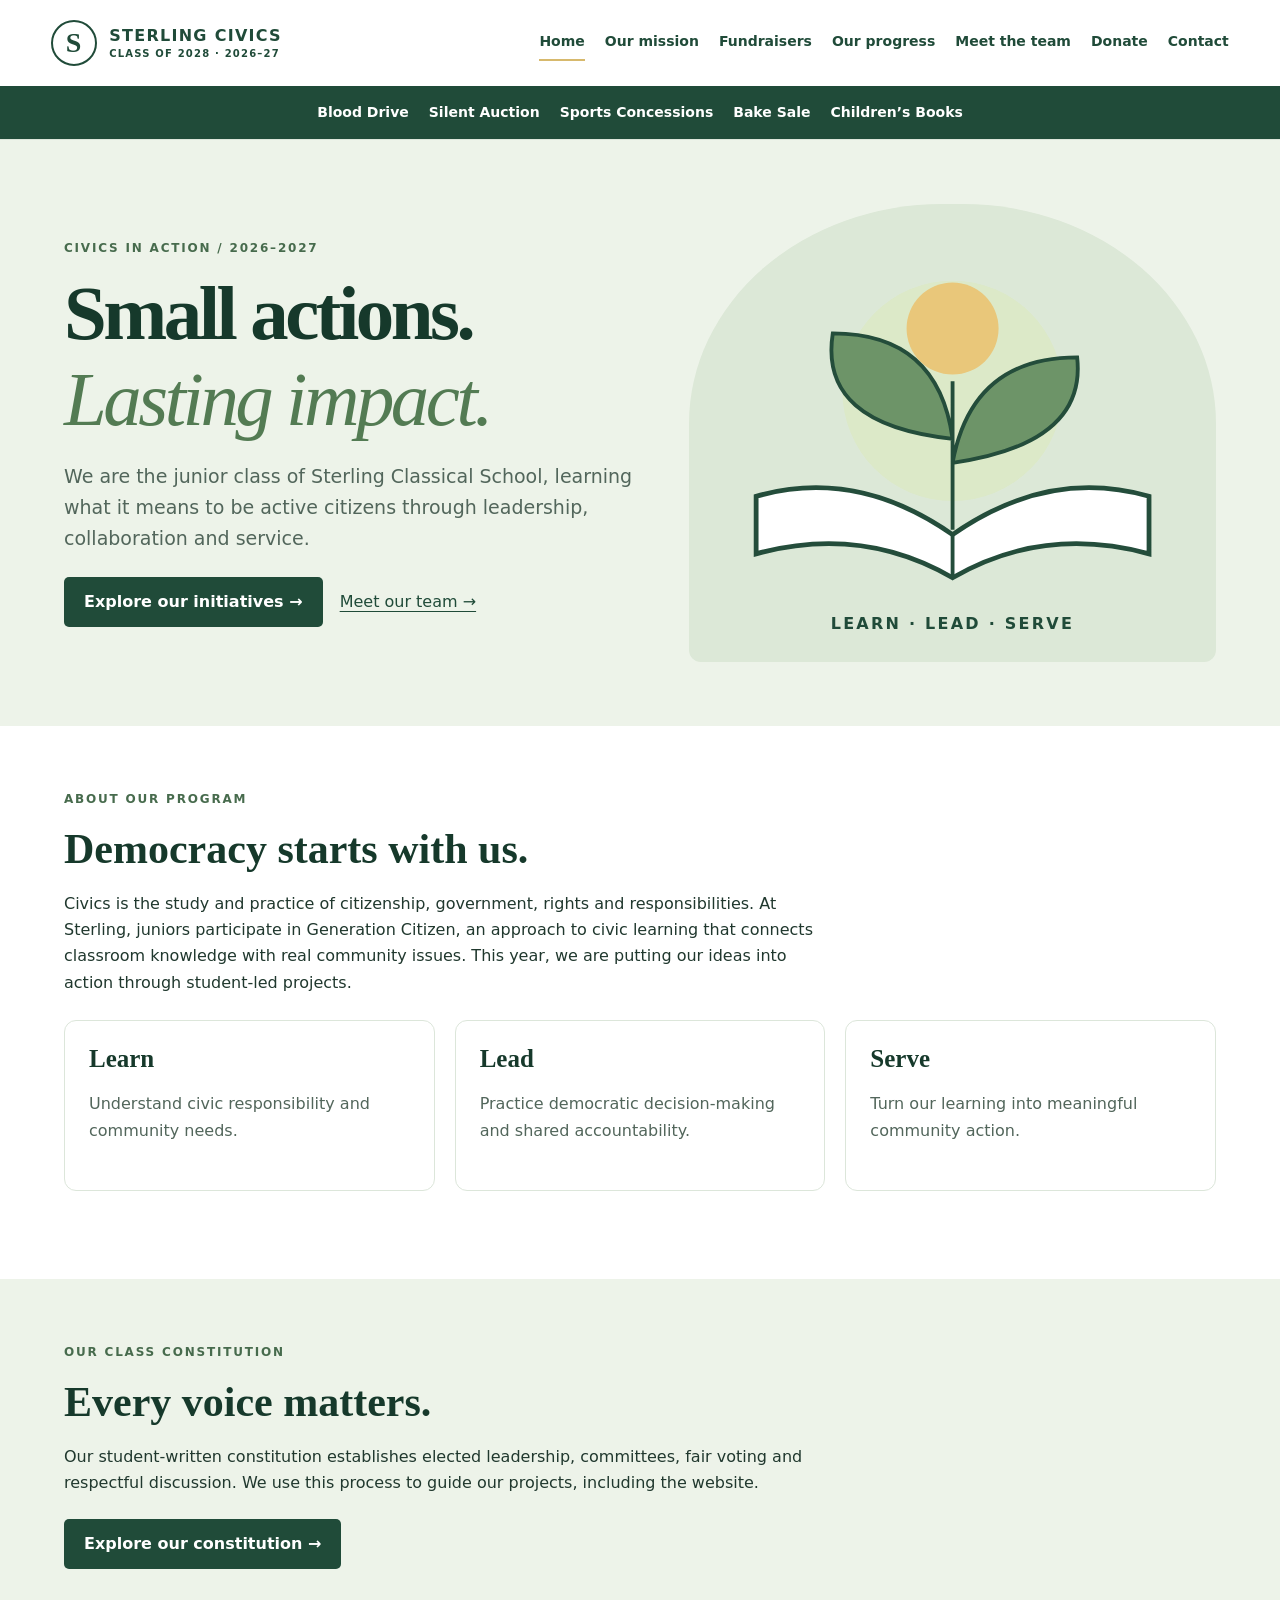
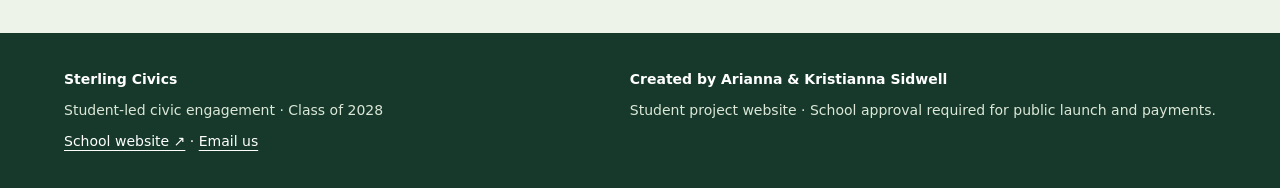
<file: index.html>
<!DOCTYPE html>
<html lang="en"><head><meta charset="utf-8"/><meta content="width=device-width,initial-scale=1" name="viewport"/><meta content="Student-led civic engagement at Sterling Classical School, Class of 2028." name="description"/><title>Home | Sterling Civics</title><style>
:root{--green:#204b39;--dark:#16392b;--light:#edf3e9;--ink:#20382e;--muted:#52665b;--gold:#d7b96d}*{box-sizing:border-box}body{margin:0;font:16px/1.65 system-ui,sans-serif;color:var(--ink);background:#fff}a{color:var(--green);text-underline-offset:4px}a:focus-visible,button:focus-visible{outline:3px solid #b68c32;outline-offset:4px}.skip{position:absolute;left:-999px}.skip:focus{left:10px;top:10px;background:white;z-index:10}header{border-bottom:1px solid #dce6da}.top{max-width:1320px;margin:auto;display:flex;align-items:center;justify-content:space-between;gap:24px;padding:20px 4%;flex-wrap:wrap}.brand{display:flex;align-items:center;gap:12px;text-decoration:none;font-weight:800;letter-spacing:.08em;line-height:1.3}.brand small{display:block;font-size:10px;letter-spacing:.12em}.seal{border:2px solid var(--green);border-radius:50%;width:46px;height:46px;display:grid;place-items:center;font: bold 28px Georgia}.top nav,.sub{display:flex;flex-wrap:wrap;gap:8px 20px}.top nav a,.sub a{text-decoration:none;font-size:14px;font-weight:650;padding:5px 0}.sub{justify-content:center;background:var(--green);padding:10px 4%}.sub a{color:white}nav a[aria-current=page]{border-bottom:2px solid var(--gold)}main{min-height:65vh}.hero,.section,.intro{padding:64px max(5%,calc((100% - 1180px)/2))}.hero{display:grid;grid-template-columns:1.1fr 1fr;gap:45px;align-items:center;background:var(--light);min-height:510px}.eyebrow{display:block;color:#476b4d;font-size:12px;letter-spacing:.15em;text-transform:uppercase;font-weight:800;margin-bottom:12px}h1,h2,h3{font-family:Georgia,serif;line-height:1.12;margin:0 0 18px;color:var(--dark)}h1{font-size:clamp(42px,6vw,80px);letter-spacing:-.045em}h1 em{color:#537b53;font-weight:normal}h2{font-size:clamp(28px,4vw,42px);margin-top:16px}h3{font-size:25px}p{max-width:75ch;margin:0 0 22px}.hero p,.intro p{font-size:19px;color:var(--muted)}.heroart,.projectart{background:#dce8d7;border-radius:48% 48% 12px 12px;text-align:center;padding:24px;color:var(--green);font-weight:800;letter-spacing:.14em}.heroart svg{width:100%;display:block}.button,button{display:inline-block;background:var(--green);color:white;padding:12px 20px;border:0;border-radius:5px;font:inherit;font-weight:700;text-decoration:none}.plain{display:inline-block;margin:12px}.grid{display:grid;grid-template-columns:repeat(auto-fit,minmax(min(100%,240px),1fr));gap:20px;margin:24px 0}.card{border:1px solid #dce6da;border-radius:12px;padding:24px;background:white}.card p{color:var(--muted)}.tint,.intro{background:var(--light)}.intro{padding-top:55px;padding-bottom:45px}.symbol{display:block;font-size:42px;color:var(--green)}.split{display:grid;grid-template-columns:1.2fr 1fr;gap:36px;align-items:center}.projectart{border-radius:12px;min-height:260px;display:grid;place-content:center}.projectart span{font-size:110px;line-height:1}.projectart small{display:block}.portrait{min-height:170px;background:#e4ede1;border-radius:8px;display:flex;flex-direction:column;align-items:center;justify-content:center;color:#4b6c50;font:36px Georgia;margin-bottom:18px;text-align:center}.portrait small{font:12px system-ui;margin-top:12px}.event{display:grid;grid-template-columns:1fr 2fr;gap:16px;border-bottom:1px solid #cbdacb;padding:14px 0}.notice,blockquote{border-left:4px solid #64865f;padding:20px;background:#f1f5ef;margin:20px 0}button:disabled{background:#dce6da;color:#40594a;cursor:not-allowed}footer{background:var(--dark);color:white;padding:35px 5%;display:flex;justify-content:space-between;gap:30px;flex-wrap:wrap;font-size:14px}footer a{color:white}footer p{margin:8px 0;color:#dce8d7}@media(max-width:700px){.hero,.split{grid-template-columns:1fr}.hero,.section,.intro{padding:36px 5%}.top nav,.sub{gap:8px 14px}.event{grid-template-columns:1fr;gap:2px}.heroart{max-width:420px}.top{gap:12px}}


.photo-slot{min-height:155px;aspect-ratio:16/9;background:linear-gradient(145deg,#edf3e9,#dce8d7);border:1px dashed #829c80;border-radius:10px;display:flex;flex-direction:column;align-items:center;justify-content:center;gap:5px;text-align:center;padding:14px;color:#204b39;margin-bottom:20px;overflow:hidden}.photo-slot .photo-icon{font-size:40px;line-height:1.2}.photo-slot strong{font-size:15px}.photo-slot small{font-size:12px;color:#52665b}.photo-slot.large{min-height:280px;margin:0}.photo-slot img{width:100%;height:100%;object-fit:cover}.initiative-card{display:flex;flex-direction:column}.initiative-card a{margin-top:auto}.initiative-card .meta{font-size:13px;margin-bottom:10px}.initiative-grid{grid-template-columns:repeat(auto-fit,minmax(min(100%,300px),1fr))}.book-slot{min-height:110px;aspect-ratio:4/3}
</style></head><body><a class="skip" href="#main">Skip to content</a><header><div class="top"><a class="brand" href="#index"><span class="seal">S</span><span>STERLING CIVICS<small>CLASS OF 2028 · 2026–27</small></span></a><nav aria-label="Main navigation"><a href="#index">Home</a><a href="#mission">Our mission</a><a href="#fundraisers">Fundraisers</a><a href="#progress">Our progress</a><a href="#team">Meet the team</a><a href="#donate">Donate</a><a href="#contact">Contact</a></nav></div><nav aria-label="Initiatives" class="sub"><a href="#blood-drive">Blood Drive</a><a href="#silent-auction">Silent Auction</a><a href="#concessions">Sports Concessions</a><a href="#bake-sale">Bake Sale</a><a href="#childrens-books">Children’s Books</a></nav></header><main id="main"><div class="page-panel" data-page="index" data-title="Home | Sterling Civics" id="page-index"><section class="hero"><div><span class="eyebrow">CIVICS IN ACTION / 2026–2027</span><h1>Small actions.<br/><em>Lasting impact.</em></h1><p>We are the junior class of Sterling Classical School, learning what it means to be active citizens through leadership, collaboration and service.</p><a class="button" href="#fundraisers">Explore our initiatives →</a> <a class="plain" href="#team">Meet our team →</a></div><div aria-label="Illustration of an open book, rising sun and growing leaves" class="heroart" role="img"><svg viewbox="0 0 500 400" xmlns="http://www.w3.org/2000/svg"><circle cx="250" cy="170" fill="#dce9c8" r="115"></circle><circle cx="250" cy="105" fill="#e9c77a" r="48"></circle><path d="M250 315V160 M250 220Q110 205 125 110Q235 110 250 220 M250 245Q390 225 380 135Q270 135 250 245" fill="#6d9468" stroke="#244d3b" stroke-width="4"></path><path d="M250 320Q150 250 45 280V340Q155 310 250 365Q345 310 455 340V280Q350 250 250 320Z" fill="#fff" stroke="#244d3b" stroke-width="5"></path><path d="M250 320V365" stroke="#244d3b" stroke-width="4"></path></svg><span>LEARN · LEAD · SERVE</span></div></section><section class="section"><span class="eyebrow">ABOUT OUR PROGRAM</span><h2>Democracy starts with us.</h2><p>Civics is the study and practice of citizenship, government, rights and responsibilities. At Sterling, juniors participate in Generation Citizen, an approach to civic learning that connects classroom knowledge with real community issues. This year, we are putting our ideas into action through student-led projects.</p><div class="grid"><article class="card"><h3>Learn</h3><p>Understand civic responsibility and community needs.</p></article><article class="card"><h3>Lead</h3><p>Practice democratic decision-making and shared accountability.</p></article><article class="card"><h3>Serve</h3><p>Turn our learning into meaningful community action.</p></article></div></section><section class="section tint"><span class="eyebrow">OUR CLASS CONSTITUTION</span><h2>Every voice matters.</h2><p>Our student-written constitution establishes elected leadership, committees, fair voting and respectful discussion. We use this process to guide our projects, including the website.</p><a class="button" href="#constitution">Explore our constitution →</a></section><div class="page-panel" data-page="constitution" data-title="Class constitution | Sterling Civics" hidden="" id="page-constitution" style="display:none"><section class="intro"><span class="eyebrow">Student governance</span><h1>Our class constitution</h1><p>A framework for respect, democratic participation and responsibility.</p></section><section class="section"><blockquote>“We, the Students of Civics 26-27, as one class, are obligated to uphold respect for one another, uphold a fair and free democracy in which all participate, and strive for responsibility and workmanship, making a positive impact on our community.”</blockquote><div class="grid"><article class="card"><h3>01 / Propose</h3><p>Submit a written proposal with two supporting reasons and a seconding classmate.</p></article><article class="card"><h3>02 / Discuss</h3><p>Indicate initial positions on a 1–5 scale and discuss respectfully to seek consensus.</p></article><article class="card"><h3>03 / Decide</h3><p>If consensus is not reached, use a physical ballot. Closely divided proposals are revisited.</p></article><article class="card"><h3>04 / Act</h3><p>Committees carry out approved projects. Officers and an advisor support accountability.</p></article></div><h2>Student rights</h2><p>Equal voting weight, freedom to express or oppose ideas, protection from intimidation and discrimination, and the right to propose amendments. Sensitive personnel matters use anonymous ballots.</p></section></div><div class="page-panel" data-page="progress" data-title="Our progress | Sterling Civics" hidden="" id="page-progress" style="display:none"><section class="intro"><span class="eyebrow">Learning by doing</span><h1>Our progress so far</h1><p>A record of service, challenges and lessons learned.</p></section><section class="section"><h2>Milestones</h2><div class="grid"><article class="card"><h3>First act of service</h3><p>Students restored the room after the Class of 2026 presentation by putting chairs away.</p></article><article class="card"><h3>First fundraiser</h3><p>The class organized a bake sale to build teamwork and awareness.</p></article><article class="card"><h3>Student governance</h3><p>The class developed a constitution and elected officers.</p></article></div><h2>Adversity log</h2><div class="grid"><article class="card"><h3>Team changes</h3><p>Project responsibilities were redistributed when team membership changed.</p></article><article class="card"><h3>Event changes</h3><p>Seasonal festivals were cancelled, requiring alternative plans.</p></article><article class="card"><h3>Financial procedures</h3><p>The class continued its work while adapting to school-managed accounts and accounting requirements.</p></article><article class="card"><h3>Outreach delays</h3><p>Partner responses and meetings have taken longer than expected.</p></article><article class="card"><h3>Venue restrictions</h3><p>Sports concessions required revised arrangements.</p></article><article class="card"><h3>Approval delays</h3><p>The book project is awaiting an opportunity to present its proposal.</p></article></div><h2>Photo journal</h2><div class="portrait">Photos coming soon</div><h2>Fundraising earnings</h2><p>Totals are not yet verified. No amounts have been assumed.</p><div class="event"><a href="#blood-drive">Blood Drive</a><span>Financial proceeds TBD</span></div><div class="event"><a href="#silent-auction">Silent Auction</a><span>Not yet verified</span></div><div class="event"><a href="#concessions">Basketball/Soccer Concessions</a><span>Not yet verified</span></div><div class="event"><a href="#bake-sale">Bake Sale</a><span>Not yet verified</span></div><div class="event"><a href="#childrens-books">Children’s Books</a><span>Literacy initiative — earnings not specified</span></div><a href="#fundraisers">View individual project records →</a></section></div></div><div class="page-panel" data-page="team" data-title="Meet the team | Sterling Civics" hidden="" id="page-team" style="display:none"><section class="intro"><span class="eyebrow">Student leadership</span><h1>Meet the team</h1><p>Eight students working together to turn ideas into action.</p></section><section class="section"><h2>Elected officers</h2><div class="grid"><article class="card person"><div aria-label="Photo placeholder" class="portrait">AS<small>Photo coming soon</small></div><span class="eyebrow">President</span><h3>Ari Sidwell</h3><p>Children’s book writer; silent auction; Foster Village contact; website design co-helper</p></article><article class="card person"><div aria-label="Photo placeholder" class="portrait">CV<small>Photo coming soon</small></div><span class="eyebrow">Vice President</span><h3>Cora Vaughn</h3><p>Ocean ecosystems writer and artist; All Things Wild contact; bake sale lead</p></article><article class="card person"><div aria-label="Photo placeholder" class="portrait">DP<small>Photo coming soon</small></div><span class="eyebrow">Treasurer</span><h3>Dominic Paolini</h3><p>Blood drive lead; silent auction co-lead</p></article><article class="card person"><div aria-label="Photo placeholder" class="portrait">AS<small>Photo coming soon</small></div><span class="eyebrow">Secretary / Chaplain</span><h3>Andrew Sidwell</h3><p>Note-taker; cookbook publisher</p></article></div><h2>Project leaders</h2><div class="grid"><article class="card person"><div aria-label="Photo placeholder" class="portrait">KS<small>Photo coming soon</small></div><span class="eyebrow">Website lead</span><h3>Kristy Sidwell</h3><p>Cookbook artist; sports concessions; lead website maker</p></article><article class="card person"><div aria-label="Photo placeholder" class="portrait">AB<small>Photo coming soon</small></div><span class="eyebrow">Project lead</span><h3>Annabeth Britcher</h3><p>The Odyssey writer; blood drive lead</p></article><article class="card person"><div aria-label="Photo placeholder" class="portrait">CK<small>Photo coming soon</small></div><span class="eyebrow">Project lead</span><h3>Caleb Kucera</h3><p>The Odyssey publisher; bake sale lead</p></article><article class="card person"><div aria-label="Photo placeholder" class="portrait">NR<small>Photo coming soon</small></div><span class="eyebrow">Project lead</span><h3>Noah Rox</h3><p>The Odyssey artist; sports concessions co-lead</p></article></div></section></div><div class="page-panel" data-page="donate" data-title="Donate | Sterling Civics" hidden="" id="page-donate" style="display:none"><section class="intro"><span class="eyebrow">Support our work</span><h1>Help us make a difference.</h1><p>Your future support can help student-led civic projects reach the community.</p></section><section class="section split"><div><h2>Donations coming soon</h2><p>Our class is finalizing its beneficiary and school-approved donation process. We are not accepting online payments through this site yet.</p><button disabled="">Donate — coming soon</button><p><a href="mailto:sterlingcivics27@gmail.com">Contact us about supporting our work</a></p></div><div class="portrait">QR code coming soon</div></section></div><div class="page-panel" data-page="fundraisers" data-title="Fundraisers | Sterling Civics" hidden="" id="page-fundraisers" style="display:none"><section class="intro"><span class="eyebrow">Get involved</span><h1>Our initiatives</h1><p>Explore our fundraisers and service projects. Each has its own page with details, leadership and financial updates.</p></section><section class="section"><div class="grid initiative-grid"><article class="card initiative-card"><div aria-label="Blood drive event photo placeholder" class="photo-slot" role="img"><span aria-hidden="true" class="photo-icon">♥</span><strong>Blood Drive</strong><small>Blood drive event photo coming soon</small></div><span class="eyebrow">Fundraiser</span><h3>Blood Drive</h3><p>We are organizing a mobile blood drive with We Are Blood to strengthen our community’s blood supply and help patients who depend on lifesaving donations. By bringing students, families and eligible donors together, we hope to make a meaningful difference through collective civic action.</p><p class="meta"><strong>Team:</strong> Annabeth Britcher and Dominic Paolini</p><p class="meta"><strong>Dates:</strong> TBD — dates coming soon!</p><a href="#blood-drive">Project details →</a></article><article class="card initiative-card"><div aria-label="Auction items and event photo placeholder" class="photo-slot" role="img"><span aria-hidden="true" class="photo-icon">◇</span><strong>Silent Auction</strong><small>Auction items and event photo coming soon</small></div><span class="eyebrow">Main fundraiser</span><h3>Silent Auction</h3><p>Our main fundraiser will bring the community together through a silent auction featuring donated items and friendly bidding. Proceeds will support our civic mission once the beneficiary is confirmed.</p><p class="meta"><strong>Team:</strong> Ari Sidwell and Dominic Paolini, with support from Daphne</p><p class="meta"><strong>Dates:</strong> February 21–March 12, 2027 (tentative)</p><a href="#silent-auction">Project details →</a></article><article class="card initiative-card"><div aria-label="Sports concessions photo placeholder" class="photo-slot" role="img"><span aria-hidden="true" class="photo-icon">◎</span><strong>Basketball/Soccer Concessions</strong><small>Sports concessions photo coming soon</small></div><span class="eyebrow">Fundraiser</span><h3>Basketball/Soccer Concessions</h3><p>Our concessions initiative offers snacks and drinks at Sterling sporting activities to support our civic work, strengthen school spirit and create a welcoming experience for students, children and families.</p><p class="meta"><strong>Team:</strong> Noah Rox and Kristy Sidwell</p><p class="meta"><strong>Dates:</strong> Tuesdays beginning December 8, 2026 (planned; subject to approval)</p><a href="#concessions">Project details →</a></article><article class="card initiative-card"><div aria-label="Bake sale photo placeholder" class="photo-slot" role="img"><span aria-hidden="true" class="photo-icon">✳</span><strong>Bake Sale</strong><small>Bake sale photo coming soon</small></div><span class="eyebrow">First fundraiser</span><h3>Bake Sale</h3><p>Our first fundraiser introduced Sterling students to the Civics program through homemade treats. Cora organized the event, and the entire class helped prepare and sell food. Working as one team strengthened our collaboration, morale and commitment to serving our community.</p><p class="meta"><strong>Team:</strong> Cora Vaughn, Caleb Kucera and the entire class</p><p class="meta"><strong>Dates:</strong> Date to be added</p><a href="#bake-sale">Project details →</a></article><article class="card initiative-card"><div aria-label="Book covers and reading event photo placeholder" class="photo-slot" role="img"><span aria-hidden="true" class="photo-icon">▤</span><strong>Children’s Books</strong><small>Book covers and reading event photo coming soon</small></div><span class="eyebrow">Literacy initiative</span><h3>Children’s Books</h3><p>We are writing, illustrating and publishing three children’s books: The Odyssey, a cookbook and a book about oceans. We plan to read our books aloud to children and donate copies to a library to encourage literacy, curiosity and a lifelong love of reading.</p><p class="meta"><strong>Team:</strong> Student writers, illustrators and publishers</p><p class="meta"><strong>Dates:</strong> Reading event TBD</p><a href="#childrens-books">Project details →</a></article></div></section><section class="section tint"><h2>Events calendar</h2><div class="event"><strong>Oct 20, 2026</strong><span>Interview with Daphne — listed date</span></div><div class="event"><strong>Dec 1, 2026</strong><span>Interview with All Things Wild — planned</span></div><div class="event"><strong>Dec 8, 2026</strong><span>Walmart shopping trip — planned</span></div><div class="event"><strong>Dec 8 onward</strong><span>Tuesday concessions — planned</span></div><div class="event"><strong>Feb 21–Mar 12, 2027</strong><span>Silent auction — tentative</span></div><div class="event"><strong>TBD</strong><span>We Are Blood interview, blood drive and children’s reading event</span></div></section></div><div class="page-panel" data-page="contact" data-title="Contact | Sterling Civics" hidden="" id="page-contact" style="display:none"><section class="intro"><span class="eyebrow">Connect</span><h1>Contact us</h1><p>Questions, community partnerships or ideas for our class? We would love to hear from you.</p></section><section class="section"><h2>Sterling Class of 2028</h2><p><a href="mailto:sterlingcivics27@gmail.com">sterlingcivics27@gmail.com</a></p><a class="button" href="mailto:sterlingcivics27@gmail.com">Send an email →</a><p><a href="https://www.sterlingclassicalschool.com/">Visit Sterling Classical School ↗</a></p></section></div><div class="page-panel" data-page="mission" data-title="Our mission | Sterling Civics" hidden="" id="page-mission" style="display:none"><section class="intro"><span class="eyebrow">Purpose</span><h1>Our mission is taking shape.</h1><p>Our class is working together to identify the community cause that will receive our fundraising support.</p></section><section class="section"><h2>What guides us</h2><div class="grid"><article class="card"><h3>Community</h3><p>Listen to local needs before deciding how to help.</p></article><article class="card"><h3>Integrity</h3><p>Use transparent, school-approved financial processes.</p></article><article class="card"><h3>Participation</h3><p>Make decisions through our class constitution.</p></article></div><p class="notice">Final beneficiary and formal mission statement: to be determined by the class.</p></section></div><div class="page-panel" data-page="bake-sale" data-title="Bake Sale | Sterling Civics" hidden="" id="page-bake-sale" style="display:none"><section class="intro"><span class="eyebrow">First fundraiser</span><h1>Bake Sale</h1><p>Our first fundraiser introduced Sterling students to the Civics program through homemade treats. Cora organized the event, and the entire class helped prepare and sell food. Working as one team strengthened our collaboration, morale and commitment to serving our community.</p></section><section class="section split"><div><h2>Project details</h2><p><strong>Project team:</strong> Cora Vaughn, Caleb Kucera and the entire class</p><p><strong>Schedule:</strong> Date to be added</p></div><div aria-label="Bake sale photo placeholder" class="photo-slot large" role="img"><span aria-hidden="true" class="photo-icon">✳</span><strong>Bake Sale</strong><small>Bake sale photo coming soon</small></div></section><section class="section tint"><h2>Financial update</h2><p>Pending reconciliation</p><p>Verified totals will be published after school review, where applicable.</p><a href="#fundraisers">← All initiatives</a></section></div><div class="page-panel" data-page="concessions" data-title="Sports Concessions | Sterling Civics" hidden="" id="page-concessions" style="display:none"><section class="intro"><span class="eyebrow">Fundraiser</span><h1>Basketball/Soccer Concessions</h1><p>Our concessions initiative offers snacks and drinks at Sterling sporting activities to support our civic work, strengthen school spirit and create a welcoming experience for students, children and families.</p></section><section class="section split"><div><h2>Project details</h2><p><strong>Project team:</strong> Noah Rox and Kristy Sidwell</p><p><strong>Schedule:</strong> Tuesdays beginning December 8, 2026 (planned; subject to approval)</p><h2>Online tickets</h2><p>Ticket prices and school-approved checkout are coming soon.</p><button disabled="">Purchase tickets — not yet available</button></div><div aria-label="Sports concessions photo placeholder" class="photo-slot large" role="img"><span aria-hidden="true" class="photo-icon">◎</span><strong>Basketball/Soccer Concessions</strong><small>Sports concessions photo coming soon</small></div></section><section class="section tint"><h2>Financial update</h2><p>Pending reconciliation</p><p>Verified totals will be published after school review, where applicable.</p><a href="#fundraisers">← All initiatives</a></section></div><div class="page-panel" data-page="blood-drive" data-title="Blood Drive | Sterling Civics" hidden="" id="page-blood-drive" style="display:none"><section class="intro"><span class="eyebrow">Fundraiser</span><h1>Blood Drive</h1><p>We are organizing a mobile blood drive with We Are Blood to strengthen our community’s blood supply and help patients who depend on lifesaving donations. By bringing students, families and eligible donors together, we hope to make a meaningful difference through collective civic action.</p></section><section class="section split"><div><h2>Project details</h2><p><strong>Project team:</strong> Annabeth Britcher and Dominic Paolini</p><p><strong>Schedule:</strong> TBD — dates coming soon!</p><p>Registration and donor eligibility information will be provided by We Are Blood once arrangements are confirmed.</p><a href="https://weareblood.org/">Visit We Are Blood ↗</a></div><div aria-label="Blood drive event photo placeholder" class="photo-slot large" role="img"><span aria-hidden="true" class="photo-icon">♥</span><strong>Blood Drive</strong><small>Blood drive event photo coming soon</small></div></section><section class="section tint"><h2>Financial update</h2><p>Fundraising earnings: TBD. Any financial proceeds or sponsorship arrangements will be confirmed with the school; blood donations are not counted as monetary earnings.</p><p>Verified totals will be published after school review, where applicable.</p><a href="#fundraisers">← All initiatives</a></section></div><div class="page-panel" data-page="silent-auction" data-title="Silent Auction | Sterling Civics" hidden="" id="page-silent-auction" style="display:none"><section class="intro"><span class="eyebrow">Main fundraiser</span><h1>Silent Auction</h1><p>Our main fundraiser will bring the community together through a silent auction featuring donated items and friendly bidding. Proceeds will support our civic mission once the beneficiary is confirmed.</p></section><section class="section split"><div><h2>Project details</h2><p><strong>Project team:</strong> Ari Sidwell and Dominic Paolini, with support from Daphne</p><p><strong>Schedule:</strong> February 21–March 12, 2027 (tentative)</p><h2>Auction catalog</h2><p>Items, bidding rules and collection details coming soon.</p></div><div aria-label="Auction items and event photo placeholder" class="photo-slot large" role="img"><span aria-hidden="true" class="photo-icon">◇</span><strong>Silent Auction</strong><small>Auction items and event photo coming soon</small></div></section><section class="section tint"><h2>Financial update</h2><p>Pending reconciliation</p><p>Verified totals will be published after school review, where applicable.</p><a href="#fundraisers">← All initiatives</a></section></div><div class="page-panel" data-page="childrens-books" data-title="Children’s Books | Sterling Civics" hidden="" id="page-childrens-books" style="display:none"><section class="intro"><span class="eyebrow">Literacy initiative</span><h1>Children’s Books</h1><p>We are writing, illustrating and publishing three children’s books: The Odyssey, a cookbook and a book about oceans. We plan to read our books aloud to children and donate copies to a library to encourage literacy, curiosity and a lifelong love of reading.</p></section><section class="section split"><div><h2>Project details</h2><p><strong>Project team:</strong> Student writers, illustrators and publishers</p><p><strong>Schedule:</strong> Reading event TBD</p><h2>Our books</h2><div class="grid"><article class="card"><div aria-label="Book cover placeholder" class="photo-slot" role="img"><span aria-hidden="true" class="photo-icon">▤</span><strong>The Odyssey</strong><small>Book cover coming soon</small></div><h3>The Odyssey</h3><p>Writing: Annabeth · Art: Noah · Publishing: Caleb</p></article><article class="card"><div aria-label="Book cover placeholder" class="photo-slot" role="img"><span aria-hidden="true" class="photo-icon">▤</span><strong>Cookbook</strong><small>Book cover coming soon</small></div><h3>Cookbook</h3><p>Art: Kristy · Publishing: Andrew</p></article><article class="card"><div aria-label="Book cover placeholder" class="photo-slot" role="img"><span aria-hidden="true" class="photo-icon">▤</span><strong>Oceans</strong><small>Book cover coming soon</small></div><h3>Oceans</h3><p>Writing and art: Cora</p></article></div></div><div aria-label="Book covers and reading event photo placeholder" class="photo-slot large" role="img"><span aria-hidden="true" class="photo-icon">▤</span><strong>Children’s Books</strong><small>Book covers and reading event photo coming soon</small></div></section><section class="section tint"><h2>Financial update</h2><p>Not applicable — literacy project</p><p>Verified totals will be published after school review, where applicable.</p><a href="#fundraisers">← All initiatives</a></section></div></main><footer><div><strong>Sterling Civics</strong><p>Student-led civic engagement · Class of 2028</p><a href="https://www.sterlingclassicalschool.com/">School website ↗</a> · <a href="mailto:sterlingcivics27@gmail.com">Email us</a></div><div><strong>Created by Arianna &amp; Kristianna Sidwell</strong><p>Student project website · School approval required for public launch and payments.</p></div></footer><script>(()=>{const panels=[...document.querySelectorAll('[data-page]')];function show(){const hash=location.hash.slice(1);if(hash==='main')return;const key=panels.some(p=>p.dataset.page===hash)?hash:'index';for(const p of panels){const active=p.dataset.page===key;p.hidden=!active;p.style.display=active?'':'none';if(active)document.title=p.dataset.title;}for(const a of document.querySelectorAll('header a[href^="#"]')){if(a.getAttribute('href')==='#'+key)a.setAttribute('aria-current','page');else a.removeAttribute('aria-current');}window.scrollTo(0,0);}window.addEventListener('hashchange',show);show();})();</script></body></html>
</file>
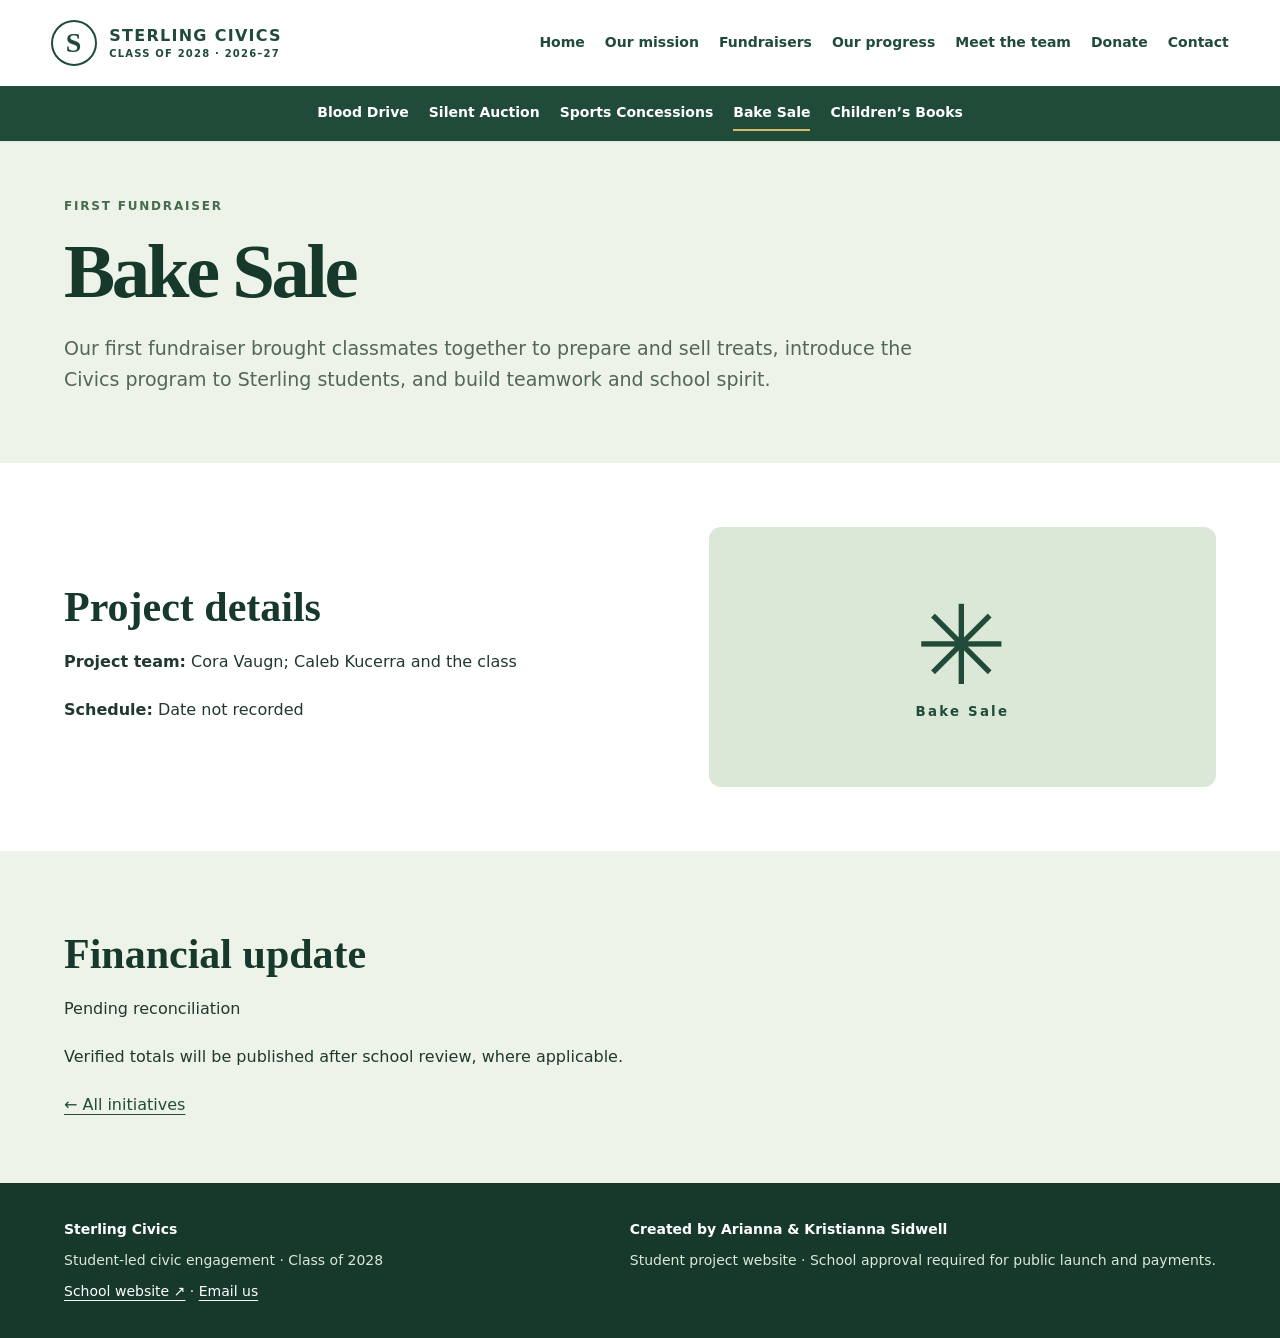
<file: bake-sale.html>
<!doctype html><html lang="en"><head><meta charset="utf-8"><meta name="viewport" content="width=device-width,initial-scale=1"><meta name="description" content="Student-led civic engagement at Sterling Classical School, Class of 2028."><title>Bake Sale | Sterling Civics</title><style>
:root{--green:#204b39;--dark:#16392b;--light:#edf3e9;--ink:#20382e;--muted:#52665b;--gold:#d7b96d}*{box-sizing:border-box}body{margin:0;font:16px/1.65 system-ui,sans-serif;color:var(--ink);background:#fff}a{color:var(--green);text-underline-offset:4px}a:focus-visible,button:focus-visible{outline:3px solid #b68c32;outline-offset:4px}.skip{position:absolute;left:-999px}.skip:focus{left:10px;top:10px;background:white;z-index:10}header{border-bottom:1px solid #dce6da}.top{max-width:1320px;margin:auto;display:flex;align-items:center;justify-content:space-between;gap:24px;padding:20px 4%;flex-wrap:wrap}.brand{display:flex;align-items:center;gap:12px;text-decoration:none;font-weight:800;letter-spacing:.08em;line-height:1.3}.brand small{display:block;font-size:10px;letter-spacing:.12em}.seal{border:2px solid var(--green);border-radius:50%;width:46px;height:46px;display:grid;place-items:center;font: bold 28px Georgia}.top nav,.sub{display:flex;flex-wrap:wrap;gap:8px 20px}.top nav a,.sub a{text-decoration:none;font-size:14px;font-weight:650;padding:5px 0}.sub{justify-content:center;background:var(--green);padding:10px 4%}.sub a{color:white}nav a[aria-current=page]{border-bottom:2px solid var(--gold)}main{min-height:65vh}.hero,.section,.intro{padding:64px max(5%,calc((100% - 1180px)/2))}.hero{display:grid;grid-template-columns:1.1fr 1fr;gap:45px;align-items:center;background:var(--light);min-height:510px}.eyebrow{display:block;color:#476b4d;font-size:12px;letter-spacing:.15em;text-transform:uppercase;font-weight:800;margin-bottom:12px}h1,h2,h3{font-family:Georgia,serif;line-height:1.12;margin:0 0 18px;color:var(--dark)}h1{font-size:clamp(42px,6vw,80px);letter-spacing:-.045em}h1 em{color:#537b53;font-weight:normal}h2{font-size:clamp(28px,4vw,42px);margin-top:16px}h3{font-size:25px}p{max-width:75ch;margin:0 0 22px}.hero p,.intro p{font-size:19px;color:var(--muted)}.heroart,.projectart{background:#dce8d7;border-radius:48% 48% 12px 12px;text-align:center;padding:24px;color:var(--green);font-weight:800;letter-spacing:.14em}.heroart svg{width:100%;display:block}.button,button{display:inline-block;background:var(--green);color:white;padding:12px 20px;border:0;border-radius:5px;font:inherit;font-weight:700;text-decoration:none}.plain{display:inline-block;margin:12px}.grid{display:grid;grid-template-columns:repeat(auto-fit,minmax(min(100%,240px),1fr));gap:20px;margin:24px 0}.card{border:1px solid #dce6da;border-radius:12px;padding:24px;background:white}.card p{color:var(--muted)}.tint,.intro{background:var(--light)}.intro{padding-top:55px;padding-bottom:45px}.symbol{display:block;font-size:42px;color:var(--green)}.split{display:grid;grid-template-columns:1.2fr 1fr;gap:36px;align-items:center}.projectart{border-radius:12px;min-height:260px;display:grid;place-content:center}.projectart span{font-size:110px;line-height:1}.projectart small{display:block}.portrait{min-height:170px;background:#e4ede1;border-radius:8px;display:flex;flex-direction:column;align-items:center;justify-content:center;color:#4b6c50;font:36px Georgia;margin-bottom:18px;text-align:center}.portrait small{font:12px system-ui;margin-top:12px}.event{display:grid;grid-template-columns:1fr 2fr;gap:16px;border-bottom:1px solid #cbdacb;padding:14px 0}.notice,blockquote{border-left:4px solid #64865f;padding:20px;background:#f1f5ef;margin:20px 0}button:disabled{background:#dce6da;color:#40594a;cursor:not-allowed}footer{background:var(--dark);color:white;padding:35px 5%;display:flex;justify-content:space-between;gap:30px;flex-wrap:wrap;font-size:14px}footer a{color:white}footer p{margin:8px 0;color:#dce8d7}@media(max-width:700px){.hero,.split{grid-template-columns:1fr}.hero,.section,.intro{padding:36px 5%}.top nav,.sub{gap:8px 14px}.event{grid-template-columns:1fr;gap:2px}.heroart{max-width:420px}.top{gap:12px}}

</style></head><body><a class="skip" href="#main">Skip to content</a><header><div class="top"><a class="brand" href="../index.html"><span class="seal">S</span><span>STERLING CIVICS<small>CLASS OF 2028 · 2026–27</small></span></a><nav aria-label="Main navigation"><a href="../index.html">Home</a><a href="../mission.html">Our mission</a><a href="../fundraisers.html">Fundraisers</a><a href="../progress.html">Our progress</a><a href="../team.html">Meet the team</a><a href="../donate.html">Donate</a><a href="../contact.html">Contact</a></nav></div><nav class="sub" aria-label="Initiatives"><a href="../projects/blood-drive.html">Blood Drive</a><a href="../projects/silent-auction.html">Silent Auction</a><a href="../projects/concessions.html">Sports Concessions</a><a href="../projects/bake-sale.html" aria-current="page">Bake Sale</a><a href="../projects/childrens-books.html">Children’s Books</a></nav></header><main id="main"><section class="intro"><span class="eyebrow">First fundraiser</span><h1>Bake Sale</h1><p>Our first fundraiser brought classmates together to prepare and sell treats, introduce the Civics program to Sterling students, and build teamwork and school spirit.</p></section><section class="section split"><div><h2>Project details</h2><p><strong>Project team:</strong> Cora Vaugn; Caleb Kucerra and the class</p><p><strong>Schedule:</strong> Date not recorded</p></div><div class="projectart" role="img" aria-label="Bake Sale illustration"><span>✳</span><small>Bake Sale</small></div></section><section class="section tint"><h2>Financial update</h2><p>Pending reconciliation</p><p>Verified totals will be published after school review, where applicable.</p><a href="../fundraisers.html">← All initiatives</a></section></main><footer><div><strong>Sterling Civics</strong><p>Student-led civic engagement · Class of 2028</p><a href="https://www.sterlingclassicalschool.com/">School website ↗</a> · <a href="mailto:sterlingcivics27@gmail.com">Email us</a></div><div><strong>Created by Arianna &amp; Kristianna Sidwell</strong><p>Student project website · School approval required for public launch and payments.</p></div></footer></body></html>
</file>
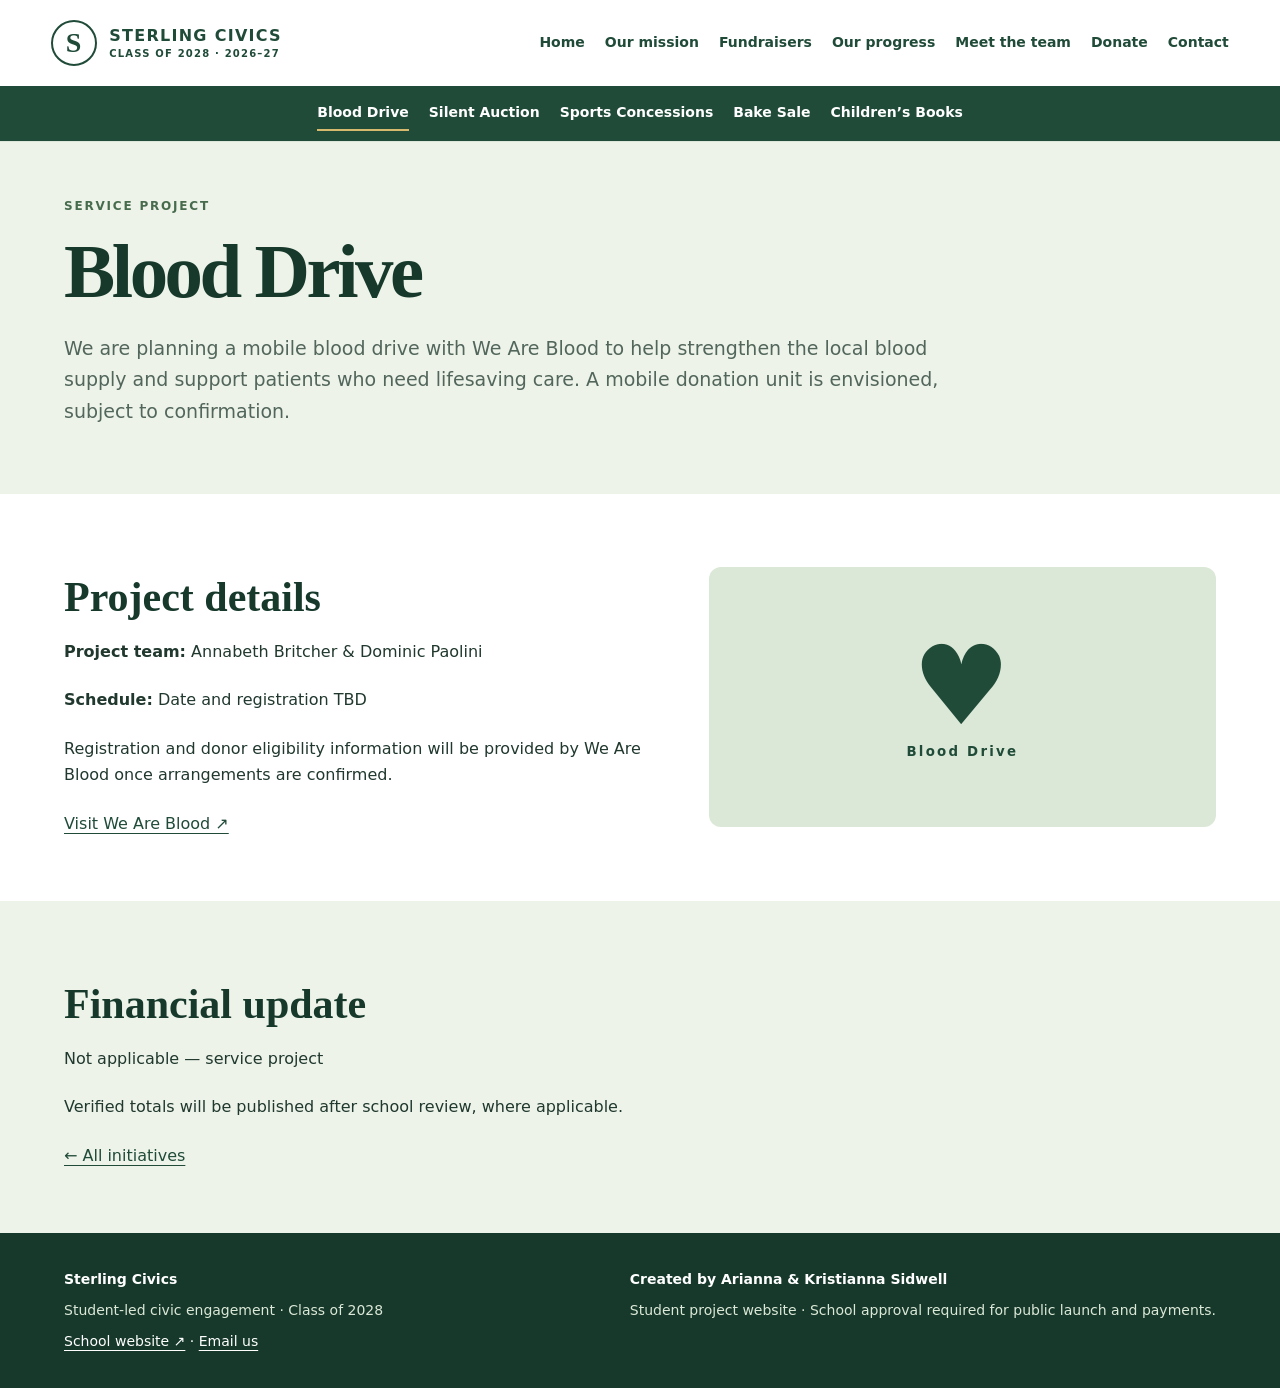
<file: blood-drive.html>
<!doctype html><html lang="en"><head><meta charset="utf-8"><meta name="viewport" content="width=device-width,initial-scale=1"><meta name="description" content="Student-led civic engagement at Sterling Classical School, Class of 2028."><title>Blood Drive | Sterling Civics</title><style>
:root{--green:#204b39;--dark:#16392b;--light:#edf3e9;--ink:#20382e;--muted:#52665b;--gold:#d7b96d}*{box-sizing:border-box}body{margin:0;font:16px/1.65 system-ui,sans-serif;color:var(--ink);background:#fff}a{color:var(--green);text-underline-offset:4px}a:focus-visible,button:focus-visible{outline:3px solid #b68c32;outline-offset:4px}.skip{position:absolute;left:-999px}.skip:focus{left:10px;top:10px;background:white;z-index:10}header{border-bottom:1px solid #dce6da}.top{max-width:1320px;margin:auto;display:flex;align-items:center;justify-content:space-between;gap:24px;padding:20px 4%;flex-wrap:wrap}.brand{display:flex;align-items:center;gap:12px;text-decoration:none;font-weight:800;letter-spacing:.08em;line-height:1.3}.brand small{display:block;font-size:10px;letter-spacing:.12em}.seal{border:2px solid var(--green);border-radius:50%;width:46px;height:46px;display:grid;place-items:center;font: bold 28px Georgia}.top nav,.sub{display:flex;flex-wrap:wrap;gap:8px 20px}.top nav a,.sub a{text-decoration:none;font-size:14px;font-weight:650;padding:5px 0}.sub{justify-content:center;background:var(--green);padding:10px 4%}.sub a{color:white}nav a[aria-current=page]{border-bottom:2px solid var(--gold)}main{min-height:65vh}.hero,.section,.intro{padding:64px max(5%,calc((100% - 1180px)/2))}.hero{display:grid;grid-template-columns:1.1fr 1fr;gap:45px;align-items:center;background:var(--light);min-height:510px}.eyebrow{display:block;color:#476b4d;font-size:12px;letter-spacing:.15em;text-transform:uppercase;font-weight:800;margin-bottom:12px}h1,h2,h3{font-family:Georgia,serif;line-height:1.12;margin:0 0 18px;color:var(--dark)}h1{font-size:clamp(42px,6vw,80px);letter-spacing:-.045em}h1 em{color:#537b53;font-weight:normal}h2{font-size:clamp(28px,4vw,42px);margin-top:16px}h3{font-size:25px}p{max-width:75ch;margin:0 0 22px}.hero p,.intro p{font-size:19px;color:var(--muted)}.heroart,.projectart{background:#dce8d7;border-radius:48% 48% 12px 12px;text-align:center;padding:24px;color:var(--green);font-weight:800;letter-spacing:.14em}.heroart svg{width:100%;display:block}.button,button{display:inline-block;background:var(--green);color:white;padding:12px 20px;border:0;border-radius:5px;font:inherit;font-weight:700;text-decoration:none}.plain{display:inline-block;margin:12px}.grid{display:grid;grid-template-columns:repeat(auto-fit,minmax(min(100%,240px),1fr));gap:20px;margin:24px 0}.card{border:1px solid #dce6da;border-radius:12px;padding:24px;background:white}.card p{color:var(--muted)}.tint,.intro{background:var(--light)}.intro{padding-top:55px;padding-bottom:45px}.symbol{display:block;font-size:42px;color:var(--green)}.split{display:grid;grid-template-columns:1.2fr 1fr;gap:36px;align-items:center}.projectart{border-radius:12px;min-height:260px;display:grid;place-content:center}.projectart span{font-size:110px;line-height:1}.projectart small{display:block}.portrait{min-height:170px;background:#e4ede1;border-radius:8px;display:flex;flex-direction:column;align-items:center;justify-content:center;color:#4b6c50;font:36px Georgia;margin-bottom:18px;text-align:center}.portrait small{font:12px system-ui;margin-top:12px}.event{display:grid;grid-template-columns:1fr 2fr;gap:16px;border-bottom:1px solid #cbdacb;padding:14px 0}.notice,blockquote{border-left:4px solid #64865f;padding:20px;background:#f1f5ef;margin:20px 0}button:disabled{background:#dce6da;color:#40594a;cursor:not-allowed}footer{background:var(--dark);color:white;padding:35px 5%;display:flex;justify-content:space-between;gap:30px;flex-wrap:wrap;font-size:14px}footer a{color:white}footer p{margin:8px 0;color:#dce8d7}@media(max-width:700px){.hero,.split{grid-template-columns:1fr}.hero,.section,.intro{padding:36px 5%}.top nav,.sub{gap:8px 14px}.event{grid-template-columns:1fr;gap:2px}.heroart{max-width:420px}.top{gap:12px}}

</style></head><body><a class="skip" href="#main">Skip to content</a><header><div class="top"><a class="brand" href="../index.html"><span class="seal">S</span><span>STERLING CIVICS<small>CLASS OF 2028 · 2026–27</small></span></a><nav aria-label="Main navigation"><a href="../index.html">Home</a><a href="../mission.html">Our mission</a><a href="../fundraisers.html">Fundraisers</a><a href="../progress.html">Our progress</a><a href="../team.html">Meet the team</a><a href="../donate.html">Donate</a><a href="../contact.html">Contact</a></nav></div><nav class="sub" aria-label="Initiatives"><a href="../projects/blood-drive.html" aria-current="page">Blood Drive</a><a href="../projects/silent-auction.html">Silent Auction</a><a href="../projects/concessions.html">Sports Concessions</a><a href="../projects/bake-sale.html">Bake Sale</a><a href="../projects/childrens-books.html">Children’s Books</a></nav></header><main id="main"><section class="intro"><span class="eyebrow">Service project</span><h1>Blood Drive</h1><p>We are planning a mobile blood drive with We Are Blood to help strengthen the local blood supply and support patients who need lifesaving care. A mobile donation unit is envisioned, subject to confirmation.</p></section><section class="section split"><div><h2>Project details</h2><p><strong>Project team:</strong> Annabeth Britcher & Dominic Paolini</p><p><strong>Schedule:</strong> Date and registration TBD</p><p>Registration and donor eligibility information will be provided by We Are Blood once arrangements are confirmed.</p><a href="https://weareblood.org/">Visit We Are Blood ↗</a></div><div class="projectart" role="img" aria-label="Blood Drive illustration"><span>♥</span><small>Blood Drive</small></div></section><section class="section tint"><h2>Financial update</h2><p>Not applicable — service project</p><p>Verified totals will be published after school review, where applicable.</p><a href="../fundraisers.html">← All initiatives</a></section></main><footer><div><strong>Sterling Civics</strong><p>Student-led civic engagement · Class of 2028</p><a href="https://www.sterlingclassicalschool.com/">School website ↗</a> · <a href="mailto:sterlingcivics27@gmail.com">Email us</a></div><div><strong>Created by Arianna &amp; Kristianna Sidwell</strong><p>Student project website · School approval required for public launch and payments.</p></div></footer></body></html>
</file>
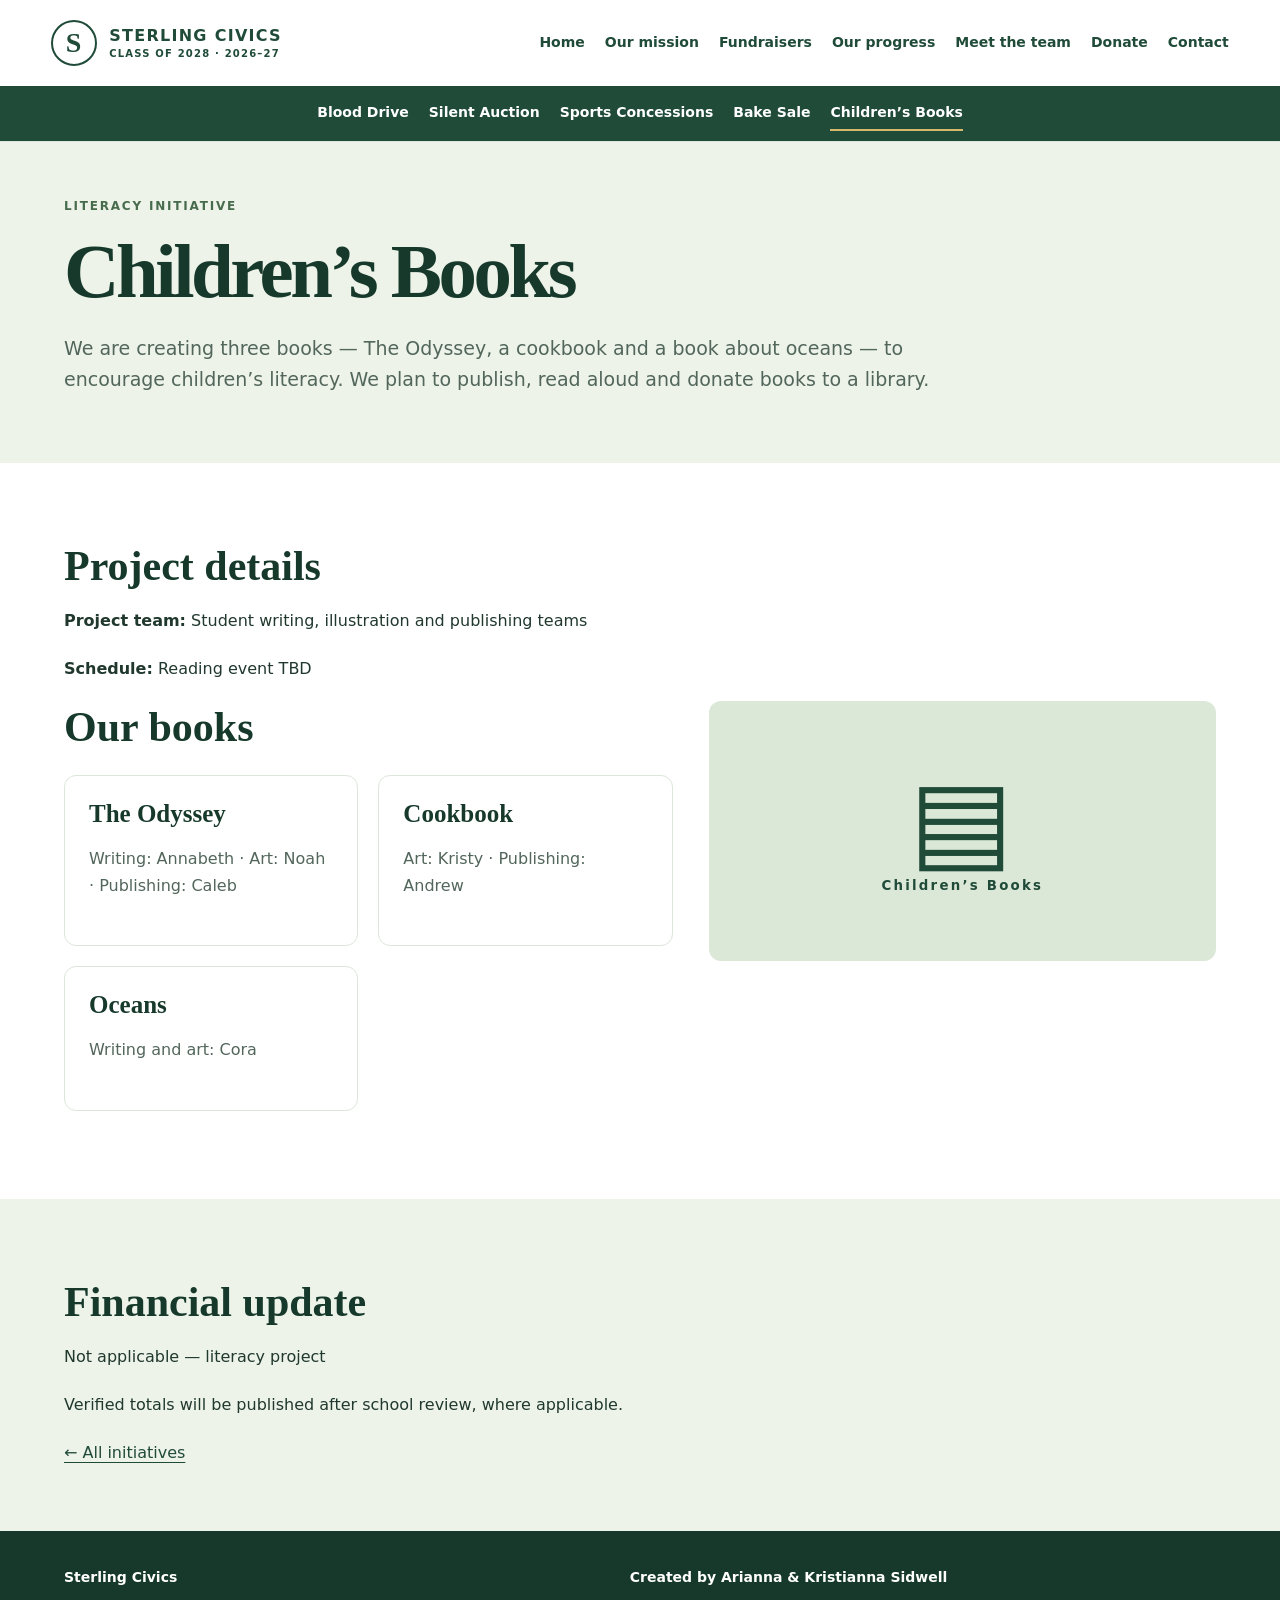
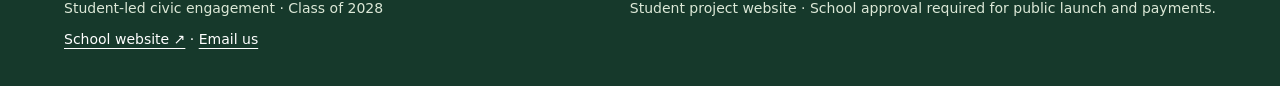
<file: childrens-books.html>
<!doctype html><html lang="en"><head><meta charset="utf-8"><meta name="viewport" content="width=device-width,initial-scale=1"><meta name="description" content="Student-led civic engagement at Sterling Classical School, Class of 2028."><title>Children’s Books | Sterling Civics</title><style>
:root{--green:#204b39;--dark:#16392b;--light:#edf3e9;--ink:#20382e;--muted:#52665b;--gold:#d7b96d}*{box-sizing:border-box}body{margin:0;font:16px/1.65 system-ui,sans-serif;color:var(--ink);background:#fff}a{color:var(--green);text-underline-offset:4px}a:focus-visible,button:focus-visible{outline:3px solid #b68c32;outline-offset:4px}.skip{position:absolute;left:-999px}.skip:focus{left:10px;top:10px;background:white;z-index:10}header{border-bottom:1px solid #dce6da}.top{max-width:1320px;margin:auto;display:flex;align-items:center;justify-content:space-between;gap:24px;padding:20px 4%;flex-wrap:wrap}.brand{display:flex;align-items:center;gap:12px;text-decoration:none;font-weight:800;letter-spacing:.08em;line-height:1.3}.brand small{display:block;font-size:10px;letter-spacing:.12em}.seal{border:2px solid var(--green);border-radius:50%;width:46px;height:46px;display:grid;place-items:center;font: bold 28px Georgia}.top nav,.sub{display:flex;flex-wrap:wrap;gap:8px 20px}.top nav a,.sub a{text-decoration:none;font-size:14px;font-weight:650;padding:5px 0}.sub{justify-content:center;background:var(--green);padding:10px 4%}.sub a{color:white}nav a[aria-current=page]{border-bottom:2px solid var(--gold)}main{min-height:65vh}.hero,.section,.intro{padding:64px max(5%,calc((100% - 1180px)/2))}.hero{display:grid;grid-template-columns:1.1fr 1fr;gap:45px;align-items:center;background:var(--light);min-height:510px}.eyebrow{display:block;color:#476b4d;font-size:12px;letter-spacing:.15em;text-transform:uppercase;font-weight:800;margin-bottom:12px}h1,h2,h3{font-family:Georgia,serif;line-height:1.12;margin:0 0 18px;color:var(--dark)}h1{font-size:clamp(42px,6vw,80px);letter-spacing:-.045em}h1 em{color:#537b53;font-weight:normal}h2{font-size:clamp(28px,4vw,42px);margin-top:16px}h3{font-size:25px}p{max-width:75ch;margin:0 0 22px}.hero p,.intro p{font-size:19px;color:var(--muted)}.heroart,.projectart{background:#dce8d7;border-radius:48% 48% 12px 12px;text-align:center;padding:24px;color:var(--green);font-weight:800;letter-spacing:.14em}.heroart svg{width:100%;display:block}.button,button{display:inline-block;background:var(--green);color:white;padding:12px 20px;border:0;border-radius:5px;font:inherit;font-weight:700;text-decoration:none}.plain{display:inline-block;margin:12px}.grid{display:grid;grid-template-columns:repeat(auto-fit,minmax(min(100%,240px),1fr));gap:20px;margin:24px 0}.card{border:1px solid #dce6da;border-radius:12px;padding:24px;background:white}.card p{color:var(--muted)}.tint,.intro{background:var(--light)}.intro{padding-top:55px;padding-bottom:45px}.symbol{display:block;font-size:42px;color:var(--green)}.split{display:grid;grid-template-columns:1.2fr 1fr;gap:36px;align-items:center}.projectart{border-radius:12px;min-height:260px;display:grid;place-content:center}.projectart span{font-size:110px;line-height:1}.projectart small{display:block}.portrait{min-height:170px;background:#e4ede1;border-radius:8px;display:flex;flex-direction:column;align-items:center;justify-content:center;color:#4b6c50;font:36px Georgia;margin-bottom:18px;text-align:center}.portrait small{font:12px system-ui;margin-top:12px}.event{display:grid;grid-template-columns:1fr 2fr;gap:16px;border-bottom:1px solid #cbdacb;padding:14px 0}.notice,blockquote{border-left:4px solid #64865f;padding:20px;background:#f1f5ef;margin:20px 0}button:disabled{background:#dce6da;color:#40594a;cursor:not-allowed}footer{background:var(--dark);color:white;padding:35px 5%;display:flex;justify-content:space-between;gap:30px;flex-wrap:wrap;font-size:14px}footer a{color:white}footer p{margin:8px 0;color:#dce8d7}@media(max-width:700px){.hero,.split{grid-template-columns:1fr}.hero,.section,.intro{padding:36px 5%}.top nav,.sub{gap:8px 14px}.event{grid-template-columns:1fr;gap:2px}.heroart{max-width:420px}.top{gap:12px}}

</style></head><body><a class="skip" href="#main">Skip to content</a><header><div class="top"><a class="brand" href="../index.html"><span class="seal">S</span><span>STERLING CIVICS<small>CLASS OF 2028 · 2026–27</small></span></a><nav aria-label="Main navigation"><a href="../index.html">Home</a><a href="../mission.html">Our mission</a><a href="../fundraisers.html">Fundraisers</a><a href="../progress.html">Our progress</a><a href="../team.html">Meet the team</a><a href="../donate.html">Donate</a><a href="../contact.html">Contact</a></nav></div><nav class="sub" aria-label="Initiatives"><a href="../projects/blood-drive.html">Blood Drive</a><a href="../projects/silent-auction.html">Silent Auction</a><a href="../projects/concessions.html">Sports Concessions</a><a href="../projects/bake-sale.html">Bake Sale</a><a href="../projects/childrens-books.html" aria-current="page">Children’s Books</a></nav></header><main id="main"><section class="intro"><span class="eyebrow">Literacy initiative</span><h1>Children’s Books</h1><p>We are creating three books — The Odyssey, a cookbook and a book about oceans — to encourage children’s literacy. We plan to publish, read aloud and donate books to a library.</p></section><section class="section split"><div><h2>Project details</h2><p><strong>Project team:</strong> Student writing, illustration and publishing teams</p><p><strong>Schedule:</strong> Reading event TBD</p><h2>Our books</h2><div class="grid"><article class="card"><h3>The Odyssey</h3><p>Writing: Annabeth · Art: Noah · Publishing: Caleb</p></article><article class="card"><h3>Cookbook</h3><p>Art: Kristy · Publishing: Andrew</p></article><article class="card"><h3>Oceans</h3><p>Writing and art: Cora</p></article></div></div><div class="projectart" role="img" aria-label="Children’s Books illustration"><span>▤</span><small>Children’s Books</small></div></section><section class="section tint"><h2>Financial update</h2><p>Not applicable — literacy project</p><p>Verified totals will be published after school review, where applicable.</p><a href="../fundraisers.html">← All initiatives</a></section></main><footer><div><strong>Sterling Civics</strong><p>Student-led civic engagement · Class of 2028</p><a href="https://www.sterlingclassicalschool.com/">School website ↗</a> · <a href="mailto:sterlingcivics27@gmail.com">Email us</a></div><div><strong>Created by Arianna &amp; Kristianna Sidwell</strong><p>Student project website · School approval required for public launch and payments.</p></div></footer></body></html>
</file>
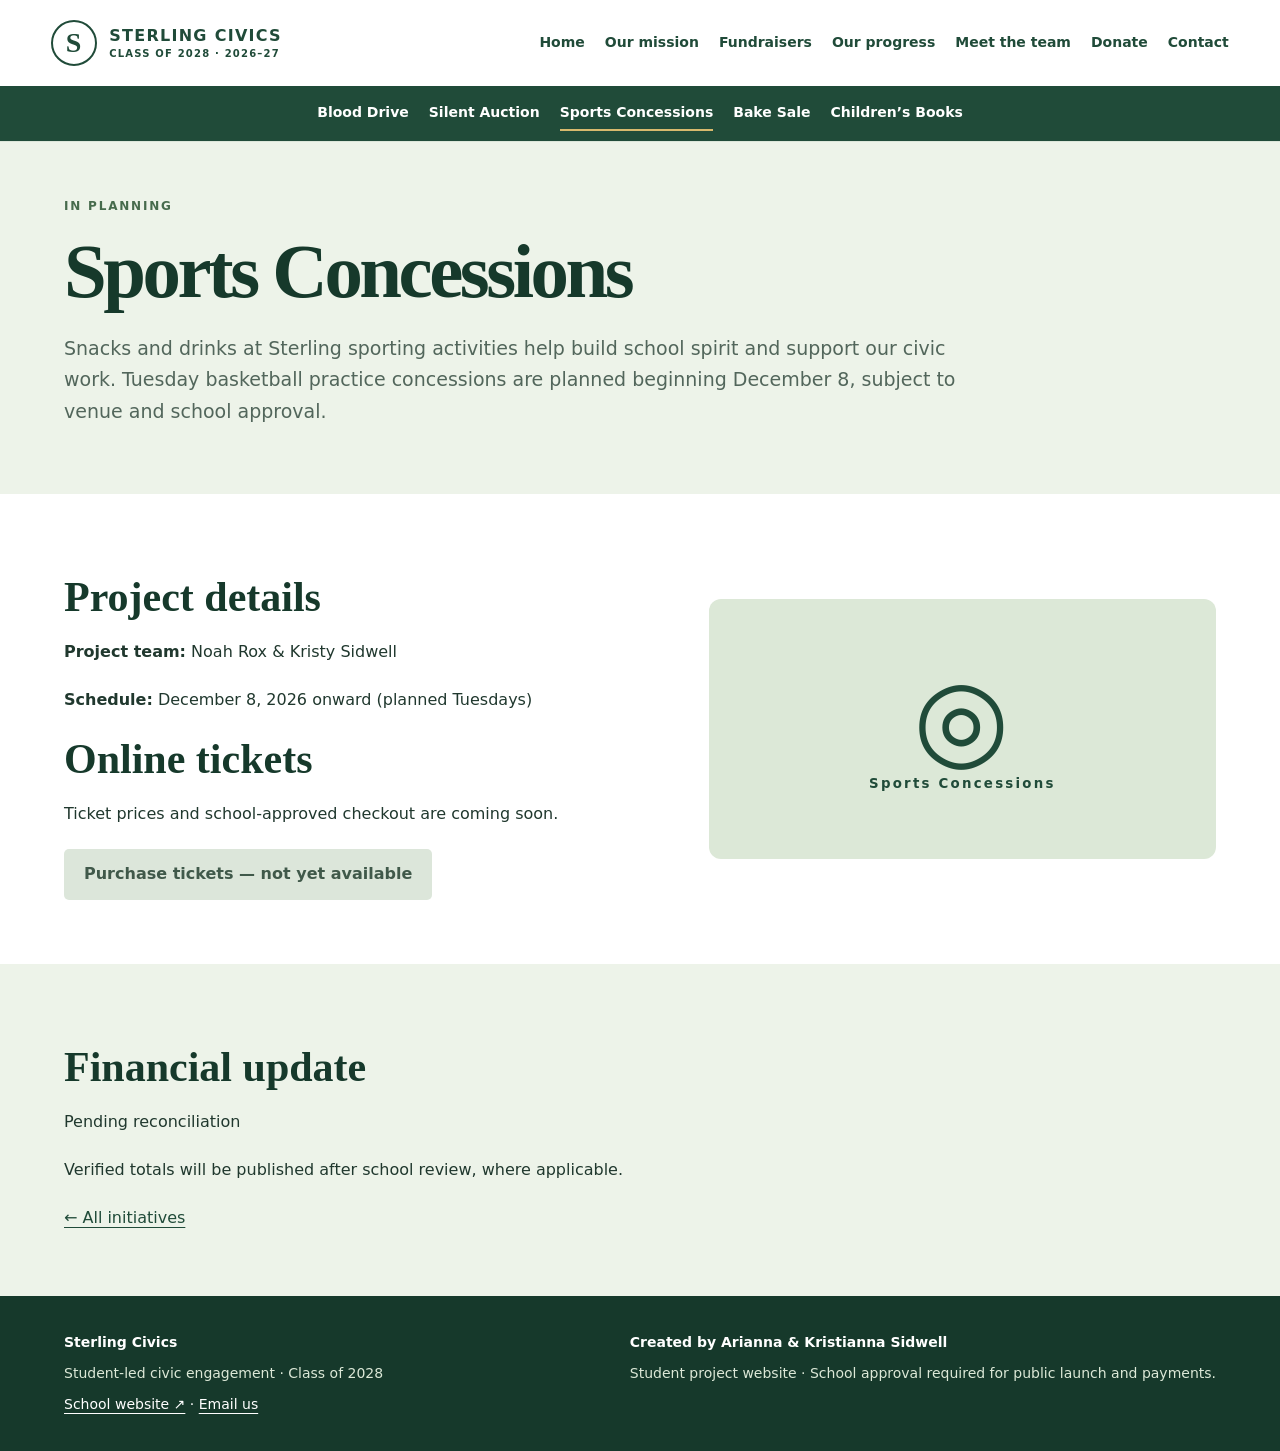
<file: concessions.html>
<!doctype html><html lang="en"><head><meta charset="utf-8"><meta name="viewport" content="width=device-width,initial-scale=1"><meta name="description" content="Student-led civic engagement at Sterling Classical School, Class of 2028."><title>Sports Concessions | Sterling Civics</title><style>
:root{--green:#204b39;--dark:#16392b;--light:#edf3e9;--ink:#20382e;--muted:#52665b;--gold:#d7b96d}*{box-sizing:border-box}body{margin:0;font:16px/1.65 system-ui,sans-serif;color:var(--ink);background:#fff}a{color:var(--green);text-underline-offset:4px}a:focus-visible,button:focus-visible{outline:3px solid #b68c32;outline-offset:4px}.skip{position:absolute;left:-999px}.skip:focus{left:10px;top:10px;background:white;z-index:10}header{border-bottom:1px solid #dce6da}.top{max-width:1320px;margin:auto;display:flex;align-items:center;justify-content:space-between;gap:24px;padding:20px 4%;flex-wrap:wrap}.brand{display:flex;align-items:center;gap:12px;text-decoration:none;font-weight:800;letter-spacing:.08em;line-height:1.3}.brand small{display:block;font-size:10px;letter-spacing:.12em}.seal{border:2px solid var(--green);border-radius:50%;width:46px;height:46px;display:grid;place-items:center;font: bold 28px Georgia}.top nav,.sub{display:flex;flex-wrap:wrap;gap:8px 20px}.top nav a,.sub a{text-decoration:none;font-size:14px;font-weight:650;padding:5px 0}.sub{justify-content:center;background:var(--green);padding:10px 4%}.sub a{color:white}nav a[aria-current=page]{border-bottom:2px solid var(--gold)}main{min-height:65vh}.hero,.section,.intro{padding:64px max(5%,calc((100% - 1180px)/2))}.hero{display:grid;grid-template-columns:1.1fr 1fr;gap:45px;align-items:center;background:var(--light);min-height:510px}.eyebrow{display:block;color:#476b4d;font-size:12px;letter-spacing:.15em;text-transform:uppercase;font-weight:800;margin-bottom:12px}h1,h2,h3{font-family:Georgia,serif;line-height:1.12;margin:0 0 18px;color:var(--dark)}h1{font-size:clamp(42px,6vw,80px);letter-spacing:-.045em}h1 em{color:#537b53;font-weight:normal}h2{font-size:clamp(28px,4vw,42px);margin-top:16px}h3{font-size:25px}p{max-width:75ch;margin:0 0 22px}.hero p,.intro p{font-size:19px;color:var(--muted)}.heroart,.projectart{background:#dce8d7;border-radius:48% 48% 12px 12px;text-align:center;padding:24px;color:var(--green);font-weight:800;letter-spacing:.14em}.heroart svg{width:100%;display:block}.button,button{display:inline-block;background:var(--green);color:white;padding:12px 20px;border:0;border-radius:5px;font:inherit;font-weight:700;text-decoration:none}.plain{display:inline-block;margin:12px}.grid{display:grid;grid-template-columns:repeat(auto-fit,minmax(min(100%,240px),1fr));gap:20px;margin:24px 0}.card{border:1px solid #dce6da;border-radius:12px;padding:24px;background:white}.card p{color:var(--muted)}.tint,.intro{background:var(--light)}.intro{padding-top:55px;padding-bottom:45px}.symbol{display:block;font-size:42px;color:var(--green)}.split{display:grid;grid-template-columns:1.2fr 1fr;gap:36px;align-items:center}.projectart{border-radius:12px;min-height:260px;display:grid;place-content:center}.projectart span{font-size:110px;line-height:1}.projectart small{display:block}.portrait{min-height:170px;background:#e4ede1;border-radius:8px;display:flex;flex-direction:column;align-items:center;justify-content:center;color:#4b6c50;font:36px Georgia;margin-bottom:18px;text-align:center}.portrait small{font:12px system-ui;margin-top:12px}.event{display:grid;grid-template-columns:1fr 2fr;gap:16px;border-bottom:1px solid #cbdacb;padding:14px 0}.notice,blockquote{border-left:4px solid #64865f;padding:20px;background:#f1f5ef;margin:20px 0}button:disabled{background:#dce6da;color:#40594a;cursor:not-allowed}footer{background:var(--dark);color:white;padding:35px 5%;display:flex;justify-content:space-between;gap:30px;flex-wrap:wrap;font-size:14px}footer a{color:white}footer p{margin:8px 0;color:#dce8d7}@media(max-width:700px){.hero,.split{grid-template-columns:1fr}.hero,.section,.intro{padding:36px 5%}.top nav,.sub{gap:8px 14px}.event{grid-template-columns:1fr;gap:2px}.heroart{max-width:420px}.top{gap:12px}}

</style></head><body><a class="skip" href="#main">Skip to content</a><header><div class="top"><a class="brand" href="../index.html"><span class="seal">S</span><span>STERLING CIVICS<small>CLASS OF 2028 · 2026–27</small></span></a><nav aria-label="Main navigation"><a href="../index.html">Home</a><a href="../mission.html">Our mission</a><a href="../fundraisers.html">Fundraisers</a><a href="../progress.html">Our progress</a><a href="../team.html">Meet the team</a><a href="../donate.html">Donate</a><a href="../contact.html">Contact</a></nav></div><nav class="sub" aria-label="Initiatives"><a href="../projects/blood-drive.html">Blood Drive</a><a href="../projects/silent-auction.html">Silent Auction</a><a href="../projects/concessions.html" aria-current="page">Sports Concessions</a><a href="../projects/bake-sale.html">Bake Sale</a><a href="../projects/childrens-books.html">Children’s Books</a></nav></header><main id="main"><section class="intro"><span class="eyebrow">In planning</span><h1>Sports Concessions</h1><p>Snacks and drinks at Sterling sporting activities help build school spirit and support our civic work. Tuesday basketball practice concessions are planned beginning December 8, subject to venue and school approval.</p></section><section class="section split"><div><h2>Project details</h2><p><strong>Project team:</strong> Noah Rox & Kristy Sidwell</p><p><strong>Schedule:</strong> December 8, 2026 onward (planned Tuesdays)</p><h2>Online tickets</h2><p>Ticket prices and school-approved checkout are coming soon.</p><button disabled>Purchase tickets — not yet available</button></div><div class="projectart" role="img" aria-label="Sports Concessions illustration"><span>◎</span><small>Sports Concessions</small></div></section><section class="section tint"><h2>Financial update</h2><p>Pending reconciliation</p><p>Verified totals will be published after school review, where applicable.</p><a href="../fundraisers.html">← All initiatives</a></section></main><footer><div><strong>Sterling Civics</strong><p>Student-led civic engagement · Class of 2028</p><a href="https://www.sterlingclassicalschool.com/">School website ↗</a> · <a href="mailto:sterlingcivics27@gmail.com">Email us</a></div><div><strong>Created by Arianna &amp; Kristianna Sidwell</strong><p>Student project website · School approval required for public launch and payments.</p></div></footer></body></html>
</file>
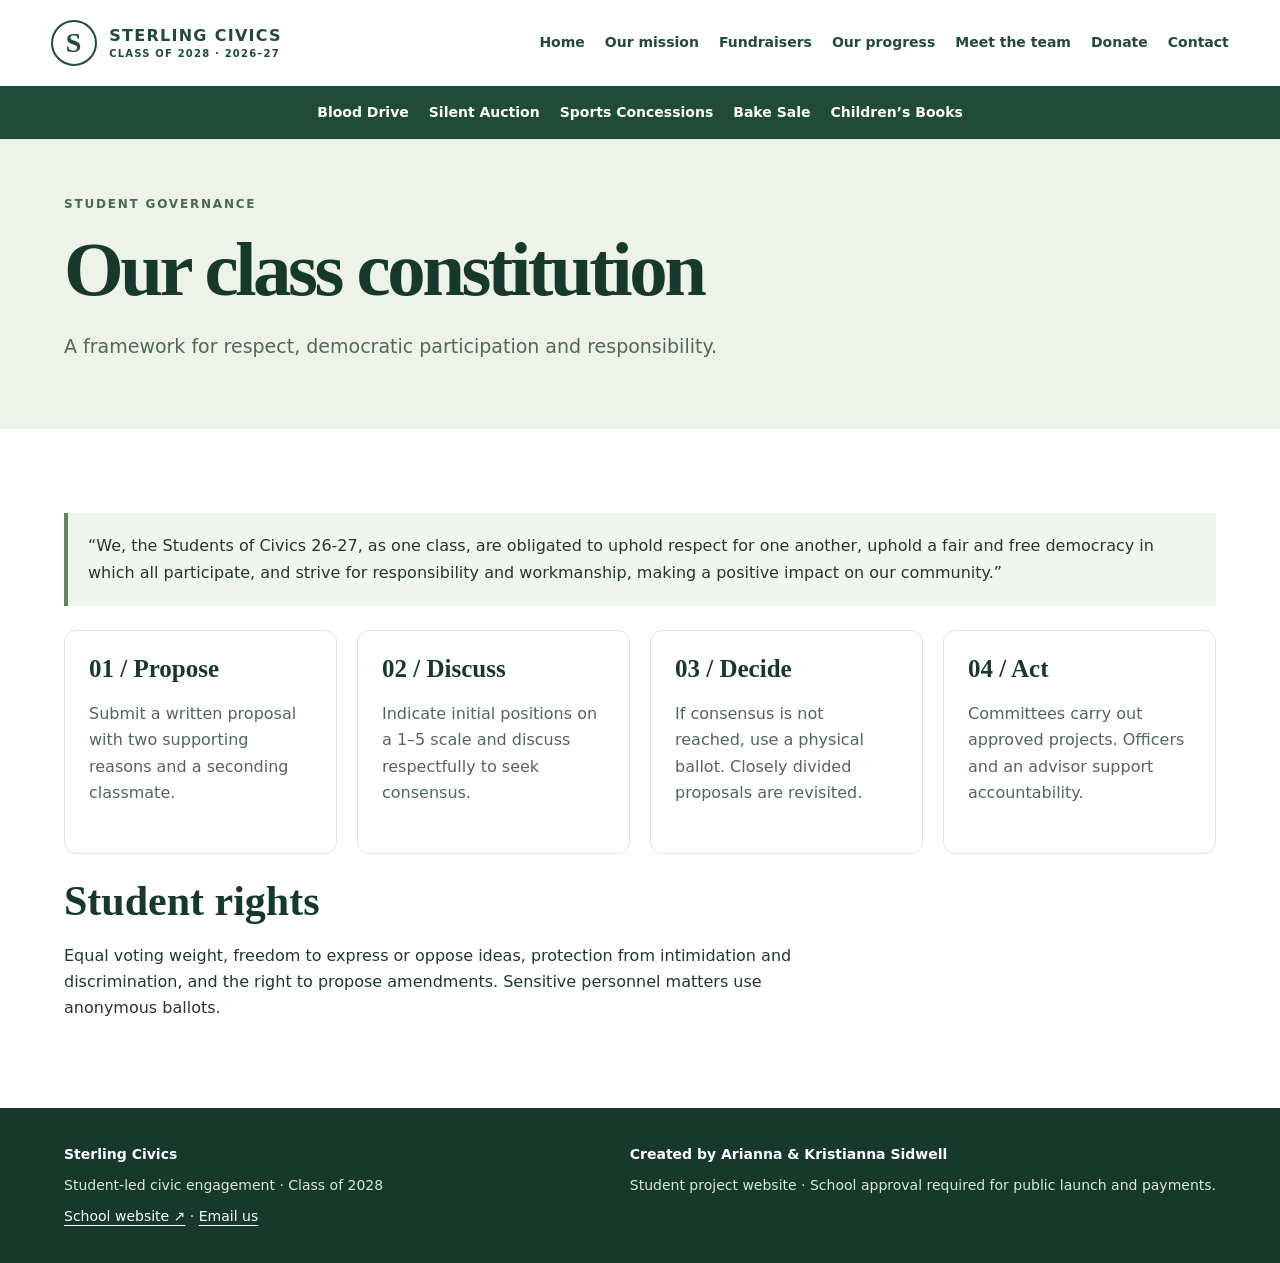
<file: constitution.html>
<!doctype html><html lang="en"><head><meta charset="utf-8"><meta name="viewport" content="width=device-width,initial-scale=1"><meta name="description" content="Student-led civic engagement at Sterling Classical School, Class of 2028."><title>Class constitution | Sterling Civics</title><style>
:root{--green:#204b39;--dark:#16392b;--light:#edf3e9;--ink:#20382e;--muted:#52665b;--gold:#d7b96d}*{box-sizing:border-box}body{margin:0;font:16px/1.65 system-ui,sans-serif;color:var(--ink);background:#fff}a{color:var(--green);text-underline-offset:4px}a:focus-visible,button:focus-visible{outline:3px solid #b68c32;outline-offset:4px}.skip{position:absolute;left:-999px}.skip:focus{left:10px;top:10px;background:white;z-index:10}header{border-bottom:1px solid #dce6da}.top{max-width:1320px;margin:auto;display:flex;align-items:center;justify-content:space-between;gap:24px;padding:20px 4%;flex-wrap:wrap}.brand{display:flex;align-items:center;gap:12px;text-decoration:none;font-weight:800;letter-spacing:.08em;line-height:1.3}.brand small{display:block;font-size:10px;letter-spacing:.12em}.seal{border:2px solid var(--green);border-radius:50%;width:46px;height:46px;display:grid;place-items:center;font: bold 28px Georgia}.top nav,.sub{display:flex;flex-wrap:wrap;gap:8px 20px}.top nav a,.sub a{text-decoration:none;font-size:14px;font-weight:650;padding:5px 0}.sub{justify-content:center;background:var(--green);padding:10px 4%}.sub a{color:white}nav a[aria-current=page]{border-bottom:2px solid var(--gold)}main{min-height:65vh}.hero,.section,.intro{padding:64px max(5%,calc((100% - 1180px)/2))}.hero{display:grid;grid-template-columns:1.1fr 1fr;gap:45px;align-items:center;background:var(--light);min-height:510px}.eyebrow{display:block;color:#476b4d;font-size:12px;letter-spacing:.15em;text-transform:uppercase;font-weight:800;margin-bottom:12px}h1,h2,h3{font-family:Georgia,serif;line-height:1.12;margin:0 0 18px;color:var(--dark)}h1{font-size:clamp(42px,6vw,80px);letter-spacing:-.045em}h1 em{color:#537b53;font-weight:normal}h2{font-size:clamp(28px,4vw,42px);margin-top:16px}h3{font-size:25px}p{max-width:75ch;margin:0 0 22px}.hero p,.intro p{font-size:19px;color:var(--muted)}.heroart,.projectart{background:#dce8d7;border-radius:48% 48% 12px 12px;text-align:center;padding:24px;color:var(--green);font-weight:800;letter-spacing:.14em}.heroart svg{width:100%;display:block}.button,button{display:inline-block;background:var(--green);color:white;padding:12px 20px;border:0;border-radius:5px;font:inherit;font-weight:700;text-decoration:none}.plain{display:inline-block;margin:12px}.grid{display:grid;grid-template-columns:repeat(auto-fit,minmax(min(100%,240px),1fr));gap:20px;margin:24px 0}.card{border:1px solid #dce6da;border-radius:12px;padding:24px;background:white}.card p{color:var(--muted)}.tint,.intro{background:var(--light)}.intro{padding-top:55px;padding-bottom:45px}.symbol{display:block;font-size:42px;color:var(--green)}.split{display:grid;grid-template-columns:1.2fr 1fr;gap:36px;align-items:center}.projectart{border-radius:12px;min-height:260px;display:grid;place-content:center}.projectart span{font-size:110px;line-height:1}.projectart small{display:block}.portrait{min-height:170px;background:#e4ede1;border-radius:8px;display:flex;flex-direction:column;align-items:center;justify-content:center;color:#4b6c50;font:36px Georgia;margin-bottom:18px;text-align:center}.portrait small{font:12px system-ui;margin-top:12px}.event{display:grid;grid-template-columns:1fr 2fr;gap:16px;border-bottom:1px solid #cbdacb;padding:14px 0}.notice,blockquote{border-left:4px solid #64865f;padding:20px;background:#f1f5ef;margin:20px 0}button:disabled{background:#dce6da;color:#40594a;cursor:not-allowed}footer{background:var(--dark);color:white;padding:35px 5%;display:flex;justify-content:space-between;gap:30px;flex-wrap:wrap;font-size:14px}footer a{color:white}footer p{margin:8px 0;color:#dce8d7}@media(max-width:700px){.hero,.split{grid-template-columns:1fr}.hero,.section,.intro{padding:36px 5%}.top nav,.sub{gap:8px 14px}.event{grid-template-columns:1fr;gap:2px}.heroart{max-width:420px}.top{gap:12px}}

</style></head><body><a class="skip" href="#main">Skip to content</a><header><div class="top"><a class="brand" href="index.html"><span class="seal">S</span><span>STERLING CIVICS<small>CLASS OF 2028 · 2026–27</small></span></a><nav aria-label="Main navigation"><a href="index.html">Home</a><a href="mission.html">Our mission</a><a href="fundraisers.html">Fundraisers</a><a href="progress.html">Our progress</a><a href="team.html">Meet the team</a><a href="donate.html">Donate</a><a href="contact.html">Contact</a></nav></div><nav class="sub" aria-label="Initiatives"><a href="projects/blood-drive.html">Blood Drive</a><a href="projects/silent-auction.html">Silent Auction</a><a href="projects/concessions.html">Sports Concessions</a><a href="projects/bake-sale.html">Bake Sale</a><a href="projects/childrens-books.html">Children’s Books</a></nav></header><main id="main"><section class="intro"><span class="eyebrow">Student governance</span><h1>Our class constitution</h1><p>A framework for respect, democratic participation and responsibility.</p></section><section class="section"><blockquote>“We, the Students of Civics 26-27, as one class, are obligated to uphold respect for one another, uphold a fair and free democracy in which all participate, and strive for responsibility and workmanship, making a positive impact on our community.”</blockquote><div class="grid"><article class="card"><h3>01 / Propose</h3><p>Submit a written proposal with two supporting reasons and a seconding classmate.</p></article><article class="card"><h3>02 / Discuss</h3><p>Indicate initial positions on a 1–5 scale and discuss respectfully to seek consensus.</p></article><article class="card"><h3>03 / Decide</h3><p>If consensus is not reached, use a physical ballot. Closely divided proposals are revisited.</p></article><article class="card"><h3>04 / Act</h3><p>Committees carry out approved projects. Officers and an advisor support accountability.</p></article></div><h2>Student rights</h2><p>Equal voting weight, freedom to express or oppose ideas, protection from intimidation and discrimination, and the right to propose amendments. Sensitive personnel matters use anonymous ballots.</p></section></main><footer><div><strong>Sterling Civics</strong><p>Student-led civic engagement · Class of 2028</p><a href="https://www.sterlingclassicalschool.com/">School website ↗</a> · <a href="mailto:sterlingcivics27@gmail.com">Email us</a></div><div><strong>Created by Arianna &amp; Kristianna Sidwell</strong><p>Student project website · School approval required for public launch and payments.</p></div></footer></body></html>
</file>
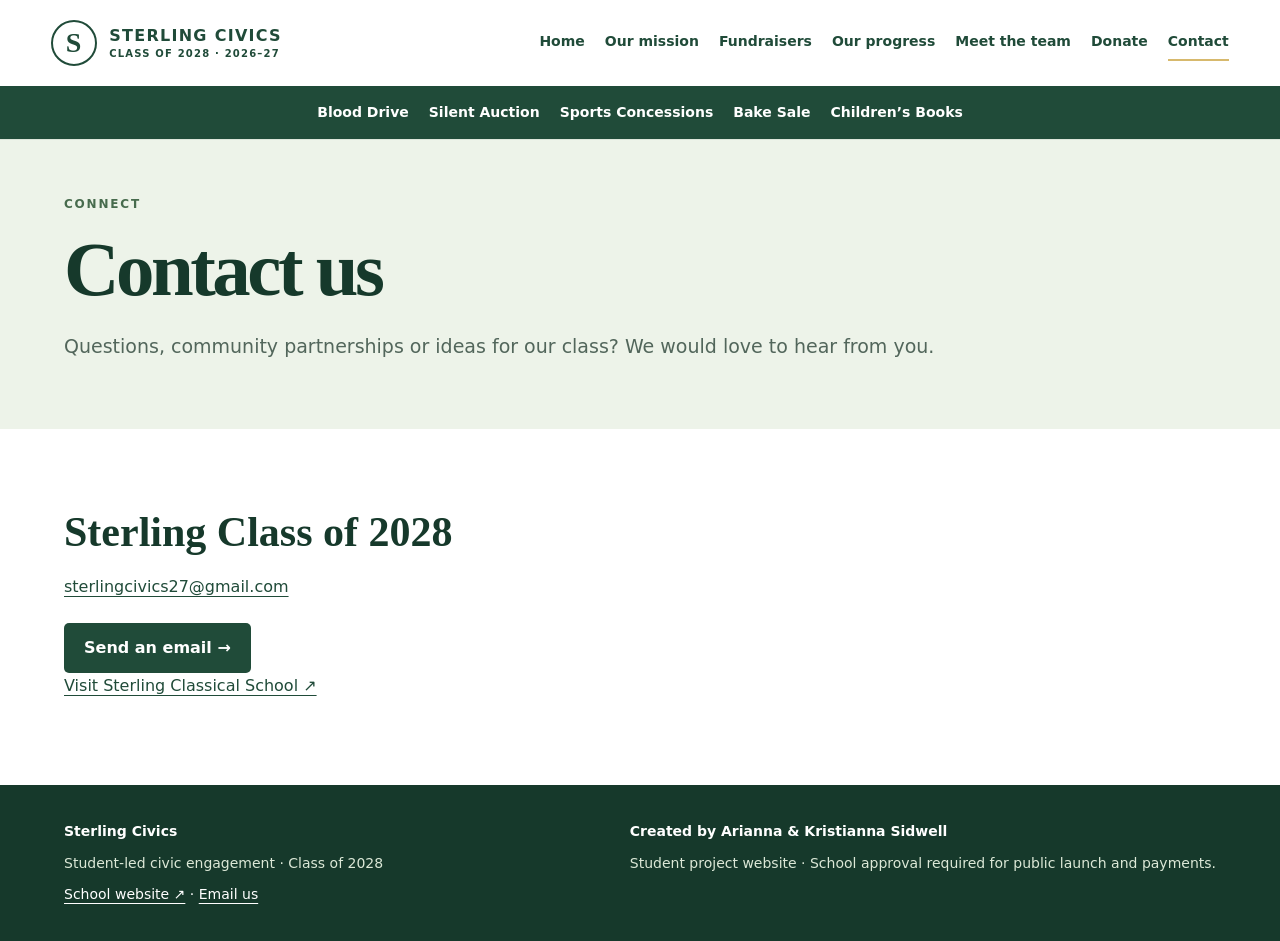
<file: contact.html>
<!doctype html><html lang="en"><head><meta charset="utf-8"><meta name="viewport" content="width=device-width,initial-scale=1"><meta name="description" content="Student-led civic engagement at Sterling Classical School, Class of 2028."><title>Contact | Sterling Civics</title><style>
:root{--green:#204b39;--dark:#16392b;--light:#edf3e9;--ink:#20382e;--muted:#52665b;--gold:#d7b96d}*{box-sizing:border-box}body{margin:0;font:16px/1.65 system-ui,sans-serif;color:var(--ink);background:#fff}a{color:var(--green);text-underline-offset:4px}a:focus-visible,button:focus-visible{outline:3px solid #b68c32;outline-offset:4px}.skip{position:absolute;left:-999px}.skip:focus{left:10px;top:10px;background:white;z-index:10}header{border-bottom:1px solid #dce6da}.top{max-width:1320px;margin:auto;display:flex;align-items:center;justify-content:space-between;gap:24px;padding:20px 4%;flex-wrap:wrap}.brand{display:flex;align-items:center;gap:12px;text-decoration:none;font-weight:800;letter-spacing:.08em;line-height:1.3}.brand small{display:block;font-size:10px;letter-spacing:.12em}.seal{border:2px solid var(--green);border-radius:50%;width:46px;height:46px;display:grid;place-items:center;font: bold 28px Georgia}.top nav,.sub{display:flex;flex-wrap:wrap;gap:8px 20px}.top nav a,.sub a{text-decoration:none;font-size:14px;font-weight:650;padding:5px 0}.sub{justify-content:center;background:var(--green);padding:10px 4%}.sub a{color:white}nav a[aria-current=page]{border-bottom:2px solid var(--gold)}main{min-height:65vh}.hero,.section,.intro{padding:64px max(5%,calc((100% - 1180px)/2))}.hero{display:grid;grid-template-columns:1.1fr 1fr;gap:45px;align-items:center;background:var(--light);min-height:510px}.eyebrow{display:block;color:#476b4d;font-size:12px;letter-spacing:.15em;text-transform:uppercase;font-weight:800;margin-bottom:12px}h1,h2,h3{font-family:Georgia,serif;line-height:1.12;margin:0 0 18px;color:var(--dark)}h1{font-size:clamp(42px,6vw,80px);letter-spacing:-.045em}h1 em{color:#537b53;font-weight:normal}h2{font-size:clamp(28px,4vw,42px);margin-top:16px}h3{font-size:25px}p{max-width:75ch;margin:0 0 22px}.hero p,.intro p{font-size:19px;color:var(--muted)}.heroart,.projectart{background:#dce8d7;border-radius:48% 48% 12px 12px;text-align:center;padding:24px;color:var(--green);font-weight:800;letter-spacing:.14em}.heroart svg{width:100%;display:block}.button,button{display:inline-block;background:var(--green);color:white;padding:12px 20px;border:0;border-radius:5px;font:inherit;font-weight:700;text-decoration:none}.plain{display:inline-block;margin:12px}.grid{display:grid;grid-template-columns:repeat(auto-fit,minmax(min(100%,240px),1fr));gap:20px;margin:24px 0}.card{border:1px solid #dce6da;border-radius:12px;padding:24px;background:white}.card p{color:var(--muted)}.tint,.intro{background:var(--light)}.intro{padding-top:55px;padding-bottom:45px}.symbol{display:block;font-size:42px;color:var(--green)}.split{display:grid;grid-template-columns:1.2fr 1fr;gap:36px;align-items:center}.projectart{border-radius:12px;min-height:260px;display:grid;place-content:center}.projectart span{font-size:110px;line-height:1}.projectart small{display:block}.portrait{min-height:170px;background:#e4ede1;border-radius:8px;display:flex;flex-direction:column;align-items:center;justify-content:center;color:#4b6c50;font:36px Georgia;margin-bottom:18px;text-align:center}.portrait small{font:12px system-ui;margin-top:12px}.event{display:grid;grid-template-columns:1fr 2fr;gap:16px;border-bottom:1px solid #cbdacb;padding:14px 0}.notice,blockquote{border-left:4px solid #64865f;padding:20px;background:#f1f5ef;margin:20px 0}button:disabled{background:#dce6da;color:#40594a;cursor:not-allowed}footer{background:var(--dark);color:white;padding:35px 5%;display:flex;justify-content:space-between;gap:30px;flex-wrap:wrap;font-size:14px}footer a{color:white}footer p{margin:8px 0;color:#dce8d7}@media(max-width:700px){.hero,.split{grid-template-columns:1fr}.hero,.section,.intro{padding:36px 5%}.top nav,.sub{gap:8px 14px}.event{grid-template-columns:1fr;gap:2px}.heroart{max-width:420px}.top{gap:12px}}

</style></head><body><a class="skip" href="#main">Skip to content</a><header><div class="top"><a class="brand" href="index.html"><span class="seal">S</span><span>STERLING CIVICS<small>CLASS OF 2028 · 2026–27</small></span></a><nav aria-label="Main navigation"><a href="index.html">Home</a><a href="mission.html">Our mission</a><a href="fundraisers.html">Fundraisers</a><a href="progress.html">Our progress</a><a href="team.html">Meet the team</a><a href="donate.html">Donate</a><a href="contact.html" aria-current="page">Contact</a></nav></div><nav class="sub" aria-label="Initiatives"><a href="projects/blood-drive.html">Blood Drive</a><a href="projects/silent-auction.html">Silent Auction</a><a href="projects/concessions.html">Sports Concessions</a><a href="projects/bake-sale.html">Bake Sale</a><a href="projects/childrens-books.html">Children’s Books</a></nav></header><main id="main"><section class="intro"><span class="eyebrow">Connect</span><h1>Contact us</h1><p>Questions, community partnerships or ideas for our class? We would love to hear from you.</p></section><section class="section"><h2>Sterling Class of 2028</h2><p><a href="mailto:sterlingcivics27@gmail.com">sterlingcivics27@gmail.com</a></p><a class="button" href="mailto:sterlingcivics27@gmail.com">Send an email →</a><p><a href="https://www.sterlingclassicalschool.com/">Visit Sterling Classical School ↗</a></p></section></main><footer><div><strong>Sterling Civics</strong><p>Student-led civic engagement · Class of 2028</p><a href="https://www.sterlingclassicalschool.com/">School website ↗</a> · <a href="mailto:sterlingcivics27@gmail.com">Email us</a></div><div><strong>Created by Arianna &amp; Kristianna Sidwell</strong><p>Student project website · School approval required for public launch and payments.</p></div></footer></body></html>
</file>
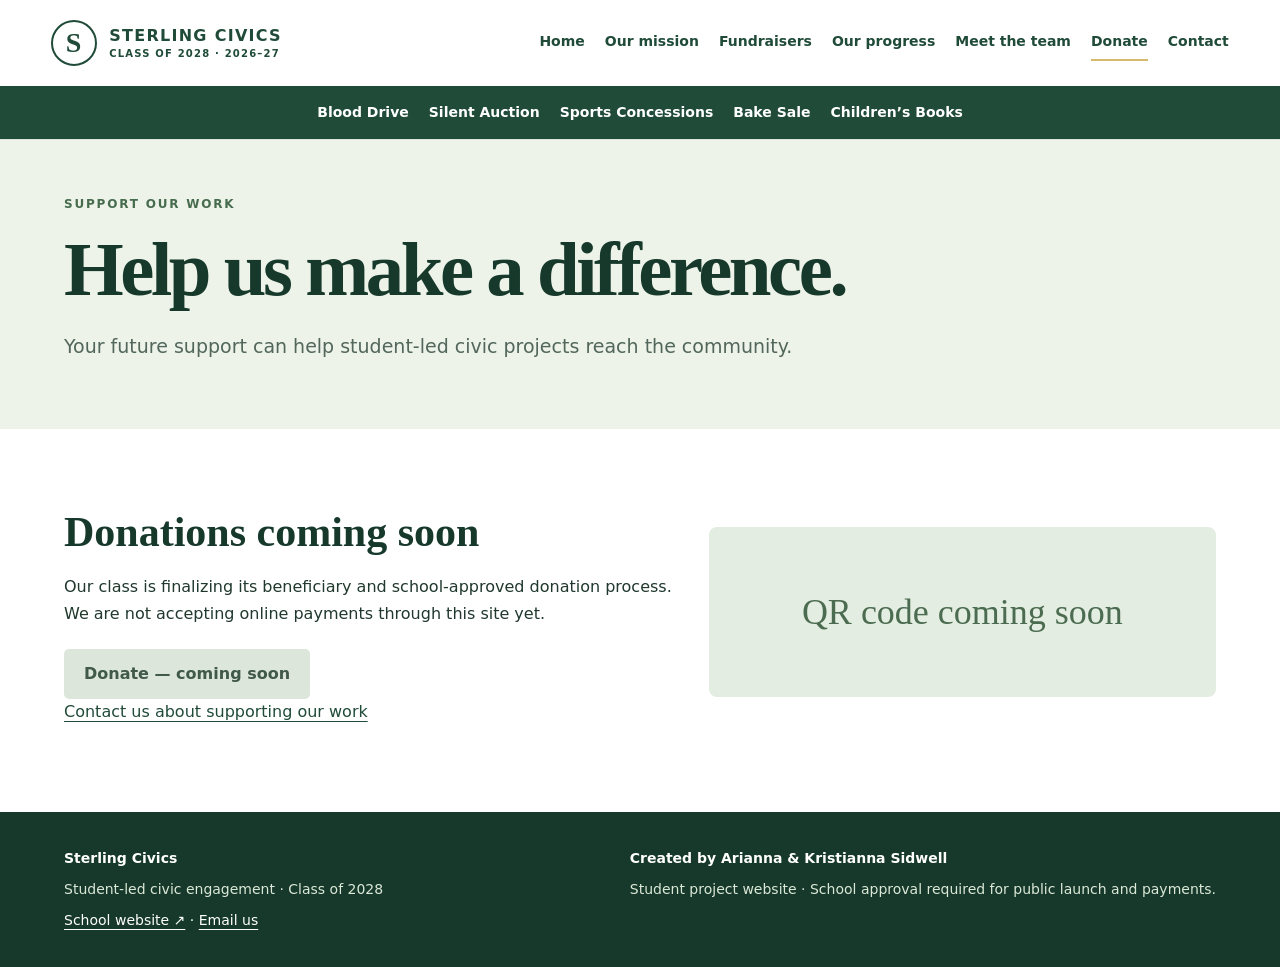
<file: donate.html>
<!doctype html><html lang="en"><head><meta charset="utf-8"><meta name="viewport" content="width=device-width,initial-scale=1"><meta name="description" content="Student-led civic engagement at Sterling Classical School, Class of 2028."><title>Donate | Sterling Civics</title><style>
:root{--green:#204b39;--dark:#16392b;--light:#edf3e9;--ink:#20382e;--muted:#52665b;--gold:#d7b96d}*{box-sizing:border-box}body{margin:0;font:16px/1.65 system-ui,sans-serif;color:var(--ink);background:#fff}a{color:var(--green);text-underline-offset:4px}a:focus-visible,button:focus-visible{outline:3px solid #b68c32;outline-offset:4px}.skip{position:absolute;left:-999px}.skip:focus{left:10px;top:10px;background:white;z-index:10}header{border-bottom:1px solid #dce6da}.top{max-width:1320px;margin:auto;display:flex;align-items:center;justify-content:space-between;gap:24px;padding:20px 4%;flex-wrap:wrap}.brand{display:flex;align-items:center;gap:12px;text-decoration:none;font-weight:800;letter-spacing:.08em;line-height:1.3}.brand small{display:block;font-size:10px;letter-spacing:.12em}.seal{border:2px solid var(--green);border-radius:50%;width:46px;height:46px;display:grid;place-items:center;font: bold 28px Georgia}.top nav,.sub{display:flex;flex-wrap:wrap;gap:8px 20px}.top nav a,.sub a{text-decoration:none;font-size:14px;font-weight:650;padding:5px 0}.sub{justify-content:center;background:var(--green);padding:10px 4%}.sub a{color:white}nav a[aria-current=page]{border-bottom:2px solid var(--gold)}main{min-height:65vh}.hero,.section,.intro{padding:64px max(5%,calc((100% - 1180px)/2))}.hero{display:grid;grid-template-columns:1.1fr 1fr;gap:45px;align-items:center;background:var(--light);min-height:510px}.eyebrow{display:block;color:#476b4d;font-size:12px;letter-spacing:.15em;text-transform:uppercase;font-weight:800;margin-bottom:12px}h1,h2,h3{font-family:Georgia,serif;line-height:1.12;margin:0 0 18px;color:var(--dark)}h1{font-size:clamp(42px,6vw,80px);letter-spacing:-.045em}h1 em{color:#537b53;font-weight:normal}h2{font-size:clamp(28px,4vw,42px);margin-top:16px}h3{font-size:25px}p{max-width:75ch;margin:0 0 22px}.hero p,.intro p{font-size:19px;color:var(--muted)}.heroart,.projectart{background:#dce8d7;border-radius:48% 48% 12px 12px;text-align:center;padding:24px;color:var(--green);font-weight:800;letter-spacing:.14em}.heroart svg{width:100%;display:block}.button,button{display:inline-block;background:var(--green);color:white;padding:12px 20px;border:0;border-radius:5px;font:inherit;font-weight:700;text-decoration:none}.plain{display:inline-block;margin:12px}.grid{display:grid;grid-template-columns:repeat(auto-fit,minmax(min(100%,240px),1fr));gap:20px;margin:24px 0}.card{border:1px solid #dce6da;border-radius:12px;padding:24px;background:white}.card p{color:var(--muted)}.tint,.intro{background:var(--light)}.intro{padding-top:55px;padding-bottom:45px}.symbol{display:block;font-size:42px;color:var(--green)}.split{display:grid;grid-template-columns:1.2fr 1fr;gap:36px;align-items:center}.projectart{border-radius:12px;min-height:260px;display:grid;place-content:center}.projectart span{font-size:110px;line-height:1}.projectart small{display:block}.portrait{min-height:170px;background:#e4ede1;border-radius:8px;display:flex;flex-direction:column;align-items:center;justify-content:center;color:#4b6c50;font:36px Georgia;margin-bottom:18px;text-align:center}.portrait small{font:12px system-ui;margin-top:12px}.event{display:grid;grid-template-columns:1fr 2fr;gap:16px;border-bottom:1px solid #cbdacb;padding:14px 0}.notice,blockquote{border-left:4px solid #64865f;padding:20px;background:#f1f5ef;margin:20px 0}button:disabled{background:#dce6da;color:#40594a;cursor:not-allowed}footer{background:var(--dark);color:white;padding:35px 5%;display:flex;justify-content:space-between;gap:30px;flex-wrap:wrap;font-size:14px}footer a{color:white}footer p{margin:8px 0;color:#dce8d7}@media(max-width:700px){.hero,.split{grid-template-columns:1fr}.hero,.section,.intro{padding:36px 5%}.top nav,.sub{gap:8px 14px}.event{grid-template-columns:1fr;gap:2px}.heroart{max-width:420px}.top{gap:12px}}

</style></head><body><a class="skip" href="#main">Skip to content</a><header><div class="top"><a class="brand" href="index.html"><span class="seal">S</span><span>STERLING CIVICS<small>CLASS OF 2028 · 2026–27</small></span></a><nav aria-label="Main navigation"><a href="index.html">Home</a><a href="mission.html">Our mission</a><a href="fundraisers.html">Fundraisers</a><a href="progress.html">Our progress</a><a href="team.html">Meet the team</a><a href="donate.html" aria-current="page">Donate</a><a href="contact.html">Contact</a></nav></div><nav class="sub" aria-label="Initiatives"><a href="projects/blood-drive.html">Blood Drive</a><a href="projects/silent-auction.html">Silent Auction</a><a href="projects/concessions.html">Sports Concessions</a><a href="projects/bake-sale.html">Bake Sale</a><a href="projects/childrens-books.html">Children’s Books</a></nav></header><main id="main"><section class="intro"><span class="eyebrow">Support our work</span><h1>Help us make a difference.</h1><p>Your future support can help student-led civic projects reach the community.</p></section><section class="section split"><div><h2>Donations coming soon</h2><p>Our class is finalizing its beneficiary and school-approved donation process. We are not accepting online payments through this site yet.</p><button disabled>Donate — coming soon</button><p><a href="mailto:sterlingcivics27@gmail.com">Contact us about supporting our work</a></p></div><div class="portrait">QR code coming soon</div></section></main><footer><div><strong>Sterling Civics</strong><p>Student-led civic engagement · Class of 2028</p><a href="https://www.sterlingclassicalschool.com/">School website ↗</a> · <a href="mailto:sterlingcivics27@gmail.com">Email us</a></div><div><strong>Created by Arianna &amp; Kristianna Sidwell</strong><p>Student project website · School approval required for public launch and payments.</p></div></footer></body></html>
</file>
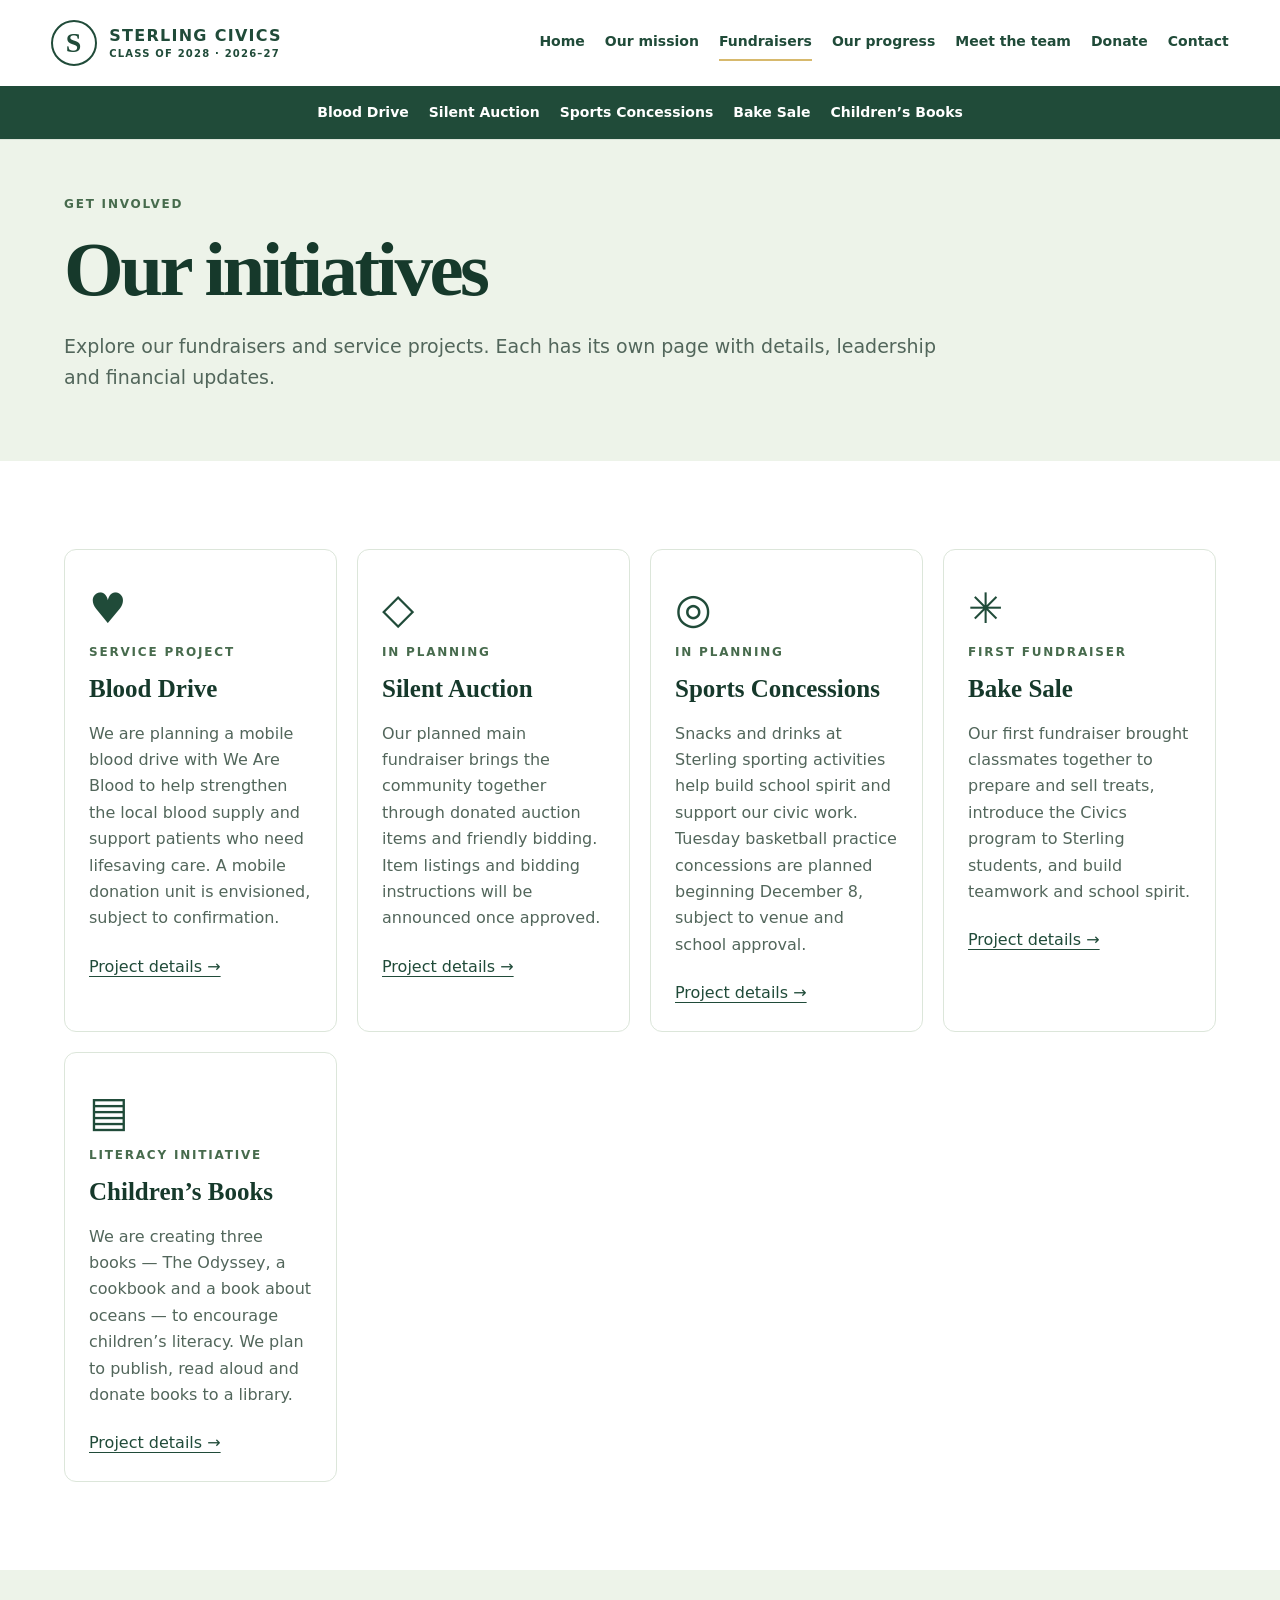
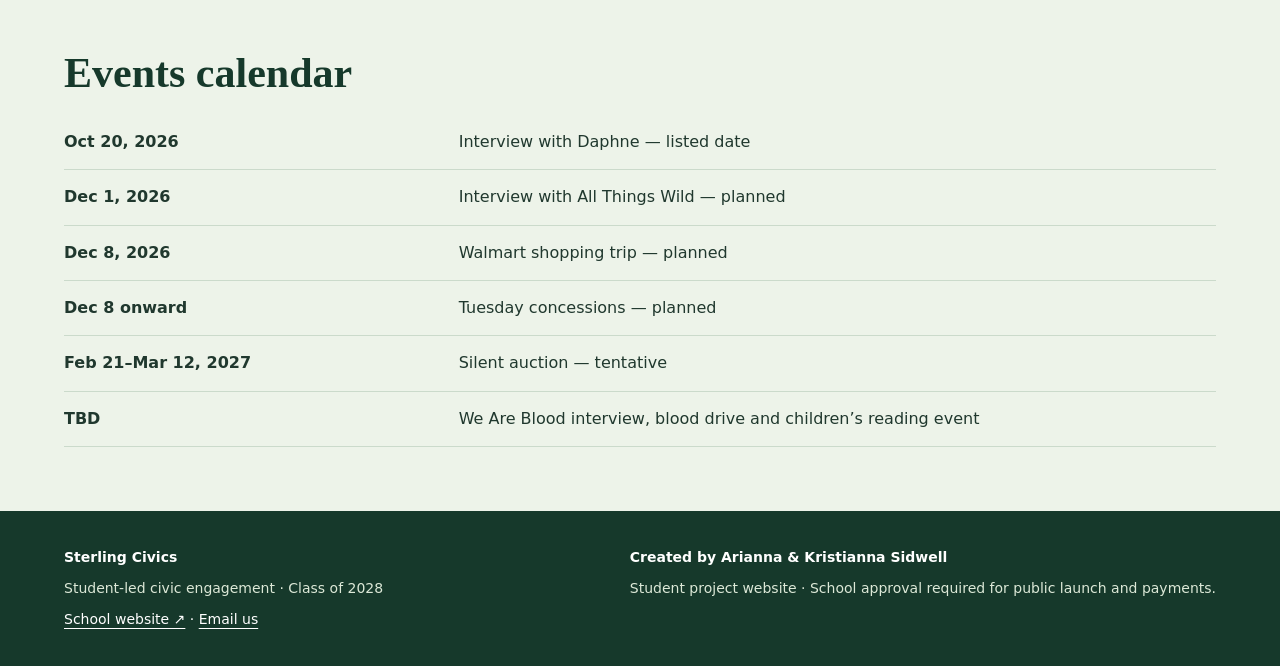
<file: fundraisers.html>
<!doctype html><html lang="en"><head><meta charset="utf-8"><meta name="viewport" content="width=device-width,initial-scale=1"><meta name="description" content="Student-led civic engagement at Sterling Classical School, Class of 2028."><title>Fundraisers | Sterling Civics</title><style>
:root{--green:#204b39;--dark:#16392b;--light:#edf3e9;--ink:#20382e;--muted:#52665b;--gold:#d7b96d}*{box-sizing:border-box}body{margin:0;font:16px/1.65 system-ui,sans-serif;color:var(--ink);background:#fff}a{color:var(--green);text-underline-offset:4px}a:focus-visible,button:focus-visible{outline:3px solid #b68c32;outline-offset:4px}.skip{position:absolute;left:-999px}.skip:focus{left:10px;top:10px;background:white;z-index:10}header{border-bottom:1px solid #dce6da}.top{max-width:1320px;margin:auto;display:flex;align-items:center;justify-content:space-between;gap:24px;padding:20px 4%;flex-wrap:wrap}.brand{display:flex;align-items:center;gap:12px;text-decoration:none;font-weight:800;letter-spacing:.08em;line-height:1.3}.brand small{display:block;font-size:10px;letter-spacing:.12em}.seal{border:2px solid var(--green);border-radius:50%;width:46px;height:46px;display:grid;place-items:center;font: bold 28px Georgia}.top nav,.sub{display:flex;flex-wrap:wrap;gap:8px 20px}.top nav a,.sub a{text-decoration:none;font-size:14px;font-weight:650;padding:5px 0}.sub{justify-content:center;background:var(--green);padding:10px 4%}.sub a{color:white}nav a[aria-current=page]{border-bottom:2px solid var(--gold)}main{min-height:65vh}.hero,.section,.intro{padding:64px max(5%,calc((100% - 1180px)/2))}.hero{display:grid;grid-template-columns:1.1fr 1fr;gap:45px;align-items:center;background:var(--light);min-height:510px}.eyebrow{display:block;color:#476b4d;font-size:12px;letter-spacing:.15em;text-transform:uppercase;font-weight:800;margin-bottom:12px}h1,h2,h3{font-family:Georgia,serif;line-height:1.12;margin:0 0 18px;color:var(--dark)}h1{font-size:clamp(42px,6vw,80px);letter-spacing:-.045em}h1 em{color:#537b53;font-weight:normal}h2{font-size:clamp(28px,4vw,42px);margin-top:16px}h3{font-size:25px}p{max-width:75ch;margin:0 0 22px}.hero p,.intro p{font-size:19px;color:var(--muted)}.heroart,.projectart{background:#dce8d7;border-radius:48% 48% 12px 12px;text-align:center;padding:24px;color:var(--green);font-weight:800;letter-spacing:.14em}.heroart svg{width:100%;display:block}.button,button{display:inline-block;background:var(--green);color:white;padding:12px 20px;border:0;border-radius:5px;font:inherit;font-weight:700;text-decoration:none}.plain{display:inline-block;margin:12px}.grid{display:grid;grid-template-columns:repeat(auto-fit,minmax(min(100%,240px),1fr));gap:20px;margin:24px 0}.card{border:1px solid #dce6da;border-radius:12px;padding:24px;background:white}.card p{color:var(--muted)}.tint,.intro{background:var(--light)}.intro{padding-top:55px;padding-bottom:45px}.symbol{display:block;font-size:42px;color:var(--green)}.split{display:grid;grid-template-columns:1.2fr 1fr;gap:36px;align-items:center}.projectart{border-radius:12px;min-height:260px;display:grid;place-content:center}.projectart span{font-size:110px;line-height:1}.projectart small{display:block}.portrait{min-height:170px;background:#e4ede1;border-radius:8px;display:flex;flex-direction:column;align-items:center;justify-content:center;color:#4b6c50;font:36px Georgia;margin-bottom:18px;text-align:center}.portrait small{font:12px system-ui;margin-top:12px}.event{display:grid;grid-template-columns:1fr 2fr;gap:16px;border-bottom:1px solid #cbdacb;padding:14px 0}.notice,blockquote{border-left:4px solid #64865f;padding:20px;background:#f1f5ef;margin:20px 0}button:disabled{background:#dce6da;color:#40594a;cursor:not-allowed}footer{background:var(--dark);color:white;padding:35px 5%;display:flex;justify-content:space-between;gap:30px;flex-wrap:wrap;font-size:14px}footer a{color:white}footer p{margin:8px 0;color:#dce8d7}@media(max-width:700px){.hero,.split{grid-template-columns:1fr}.hero,.section,.intro{padding:36px 5%}.top nav,.sub{gap:8px 14px}.event{grid-template-columns:1fr;gap:2px}.heroart{max-width:420px}.top{gap:12px}}

</style></head><body><a class="skip" href="#main">Skip to content</a><header><div class="top"><a class="brand" href="index.html"><span class="seal">S</span><span>STERLING CIVICS<small>CLASS OF 2028 · 2026–27</small></span></a><nav aria-label="Main navigation"><a href="index.html">Home</a><a href="mission.html">Our mission</a><a href="fundraisers.html" aria-current="page">Fundraisers</a><a href="progress.html">Our progress</a><a href="team.html">Meet the team</a><a href="donate.html">Donate</a><a href="contact.html">Contact</a></nav></div><nav class="sub" aria-label="Initiatives"><a href="projects/blood-drive.html">Blood Drive</a><a href="projects/silent-auction.html">Silent Auction</a><a href="projects/concessions.html">Sports Concessions</a><a href="projects/bake-sale.html">Bake Sale</a><a href="projects/childrens-books.html">Children’s Books</a></nav></header><main id="main"><section class="intro"><span class="eyebrow">Get involved</span><h1>Our initiatives</h1><p>Explore our fundraisers and service projects. Each has its own page with details, leadership and financial updates.</p></section><section class="section"><div class="grid"><article class="card"><span class="symbol">♥</span><span class="eyebrow">Service project</span><h3>Blood Drive</h3><p>We are planning a mobile blood drive with We Are Blood to help strengthen the local blood supply and support patients who need lifesaving care. A mobile donation unit is envisioned, subject to confirmation.</p><a href="projects/blood-drive.html">Project details →</a></article><article class="card"><span class="symbol">◇</span><span class="eyebrow">In planning</span><h3>Silent Auction</h3><p>Our planned main fundraiser brings the community together through donated auction items and friendly bidding. Item listings and bidding instructions will be announced once approved.</p><a href="projects/silent-auction.html">Project details →</a></article><article class="card"><span class="symbol">◎</span><span class="eyebrow">In planning</span><h3>Sports Concessions</h3><p>Snacks and drinks at Sterling sporting activities help build school spirit and support our civic work. Tuesday basketball practice concessions are planned beginning December 8, subject to venue and school approval.</p><a href="projects/concessions.html">Project details →</a></article><article class="card"><span class="symbol">✳</span><span class="eyebrow">First fundraiser</span><h3>Bake Sale</h3><p>Our first fundraiser brought classmates together to prepare and sell treats, introduce the Civics program to Sterling students, and build teamwork and school spirit.</p><a href="projects/bake-sale.html">Project details →</a></article><article class="card"><span class="symbol">▤</span><span class="eyebrow">Literacy initiative</span><h3>Children’s Books</h3><p>We are creating three books — The Odyssey, a cookbook and a book about oceans — to encourage children’s literacy. We plan to publish, read aloud and donate books to a library.</p><a href="projects/childrens-books.html">Project details →</a></article></div></section><section class="section tint"><h2>Events calendar</h2><div class="event"><strong>Oct 20, 2026</strong><span>Interview with Daphne — listed date</span></div><div class="event"><strong>Dec 1, 2026</strong><span>Interview with All Things Wild — planned</span></div><div class="event"><strong>Dec 8, 2026</strong><span>Walmart shopping trip — planned</span></div><div class="event"><strong>Dec 8 onward</strong><span>Tuesday concessions — planned</span></div><div class="event"><strong>Feb 21–Mar 12, 2027</strong><span>Silent auction — tentative</span></div><div class="event"><strong>TBD</strong><span>We Are Blood interview, blood drive and children’s reading event</span></div></section></main><footer><div><strong>Sterling Civics</strong><p>Student-led civic engagement · Class of 2028</p><a href="https://www.sterlingclassicalschool.com/">School website ↗</a> · <a href="mailto:sterlingcivics27@gmail.com">Email us</a></div><div><strong>Created by Arianna &amp; Kristianna Sidwell</strong><p>Student project website · School approval required for public launch and payments.</p></div></footer></body></html>
</file>
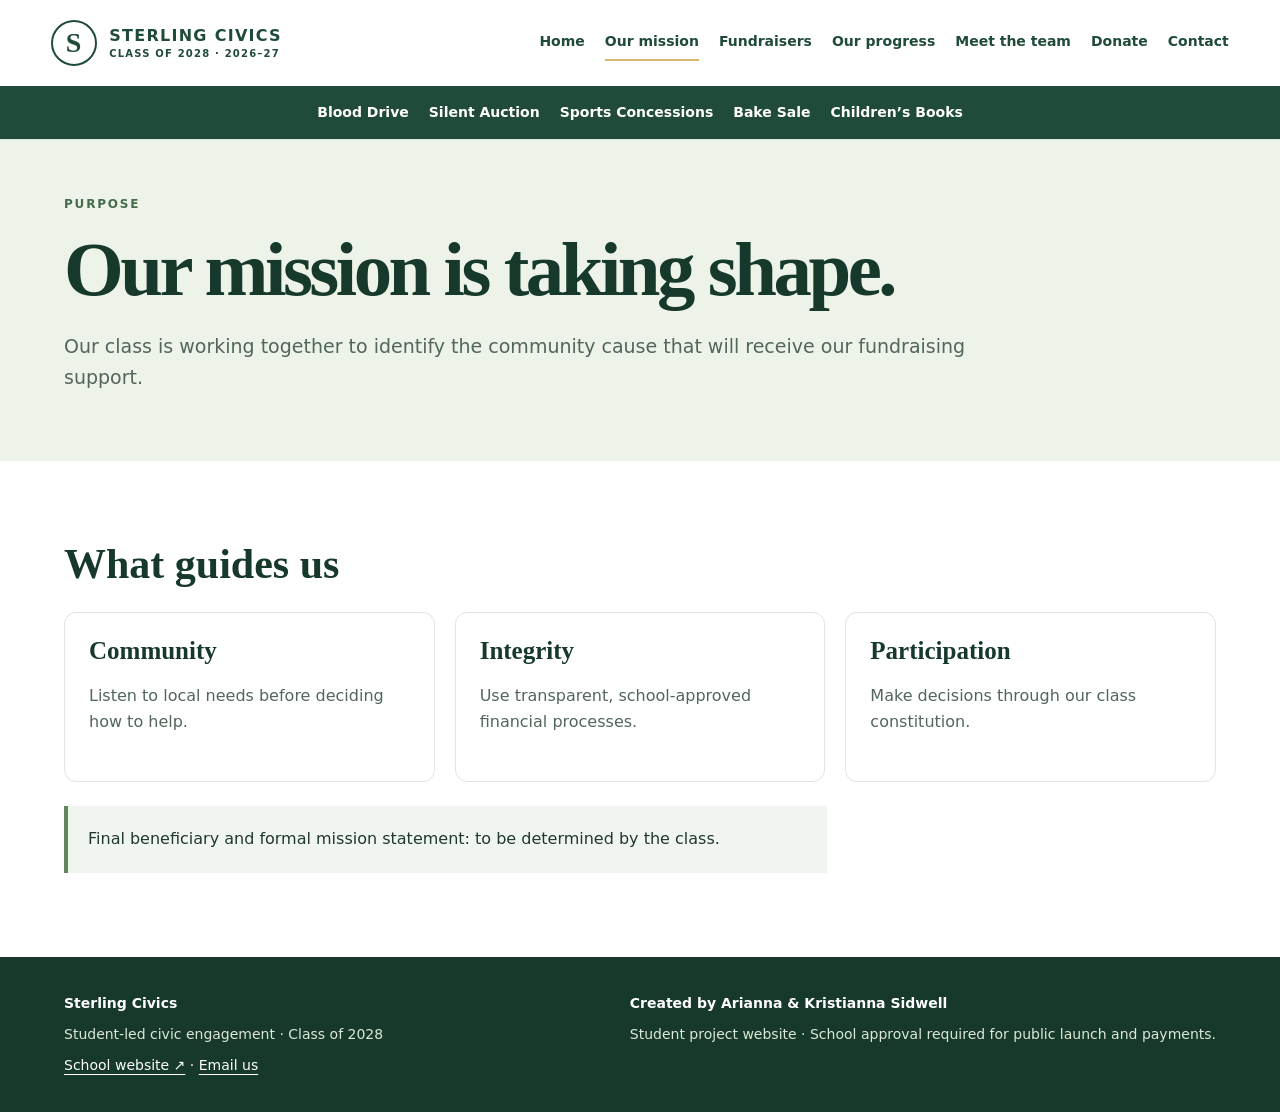
<file: mission.html>
<!doctype html><html lang="en"><head><meta charset="utf-8"><meta name="viewport" content="width=device-width,initial-scale=1"><meta name="description" content="Student-led civic engagement at Sterling Classical School, Class of 2028."><title>Our mission | Sterling Civics</title><style>
:root{--green:#204b39;--dark:#16392b;--light:#edf3e9;--ink:#20382e;--muted:#52665b;--gold:#d7b96d}*{box-sizing:border-box}body{margin:0;font:16px/1.65 system-ui,sans-serif;color:var(--ink);background:#fff}a{color:var(--green);text-underline-offset:4px}a:focus-visible,button:focus-visible{outline:3px solid #b68c32;outline-offset:4px}.skip{position:absolute;left:-999px}.skip:focus{left:10px;top:10px;background:white;z-index:10}header{border-bottom:1px solid #dce6da}.top{max-width:1320px;margin:auto;display:flex;align-items:center;justify-content:space-between;gap:24px;padding:20px 4%;flex-wrap:wrap}.brand{display:flex;align-items:center;gap:12px;text-decoration:none;font-weight:800;letter-spacing:.08em;line-height:1.3}.brand small{display:block;font-size:10px;letter-spacing:.12em}.seal{border:2px solid var(--green);border-radius:50%;width:46px;height:46px;display:grid;place-items:center;font: bold 28px Georgia}.top nav,.sub{display:flex;flex-wrap:wrap;gap:8px 20px}.top nav a,.sub a{text-decoration:none;font-size:14px;font-weight:650;padding:5px 0}.sub{justify-content:center;background:var(--green);padding:10px 4%}.sub a{color:white}nav a[aria-current=page]{border-bottom:2px solid var(--gold)}main{min-height:65vh}.hero,.section,.intro{padding:64px max(5%,calc((100% - 1180px)/2))}.hero{display:grid;grid-template-columns:1.1fr 1fr;gap:45px;align-items:center;background:var(--light);min-height:510px}.eyebrow{display:block;color:#476b4d;font-size:12px;letter-spacing:.15em;text-transform:uppercase;font-weight:800;margin-bottom:12px}h1,h2,h3{font-family:Georgia,serif;line-height:1.12;margin:0 0 18px;color:var(--dark)}h1{font-size:clamp(42px,6vw,80px);letter-spacing:-.045em}h1 em{color:#537b53;font-weight:normal}h2{font-size:clamp(28px,4vw,42px);margin-top:16px}h3{font-size:25px}p{max-width:75ch;margin:0 0 22px}.hero p,.intro p{font-size:19px;color:var(--muted)}.heroart,.projectart{background:#dce8d7;border-radius:48% 48% 12px 12px;text-align:center;padding:24px;color:var(--green);font-weight:800;letter-spacing:.14em}.heroart svg{width:100%;display:block}.button,button{display:inline-block;background:var(--green);color:white;padding:12px 20px;border:0;border-radius:5px;font:inherit;font-weight:700;text-decoration:none}.plain{display:inline-block;margin:12px}.grid{display:grid;grid-template-columns:repeat(auto-fit,minmax(min(100%,240px),1fr));gap:20px;margin:24px 0}.card{border:1px solid #dce6da;border-radius:12px;padding:24px;background:white}.card p{color:var(--muted)}.tint,.intro{background:var(--light)}.intro{padding-top:55px;padding-bottom:45px}.symbol{display:block;font-size:42px;color:var(--green)}.split{display:grid;grid-template-columns:1.2fr 1fr;gap:36px;align-items:center}.projectart{border-radius:12px;min-height:260px;display:grid;place-content:center}.projectart span{font-size:110px;line-height:1}.projectart small{display:block}.portrait{min-height:170px;background:#e4ede1;border-radius:8px;display:flex;flex-direction:column;align-items:center;justify-content:center;color:#4b6c50;font:36px Georgia;margin-bottom:18px;text-align:center}.portrait small{font:12px system-ui;margin-top:12px}.event{display:grid;grid-template-columns:1fr 2fr;gap:16px;border-bottom:1px solid #cbdacb;padding:14px 0}.notice,blockquote{border-left:4px solid #64865f;padding:20px;background:#f1f5ef;margin:20px 0}button:disabled{background:#dce6da;color:#40594a;cursor:not-allowed}footer{background:var(--dark);color:white;padding:35px 5%;display:flex;justify-content:space-between;gap:30px;flex-wrap:wrap;font-size:14px}footer a{color:white}footer p{margin:8px 0;color:#dce8d7}@media(max-width:700px){.hero,.split{grid-template-columns:1fr}.hero,.section,.intro{padding:36px 5%}.top nav,.sub{gap:8px 14px}.event{grid-template-columns:1fr;gap:2px}.heroart{max-width:420px}.top{gap:12px}}

</style></head><body><a class="skip" href="#main">Skip to content</a><header><div class="top"><a class="brand" href="index.html"><span class="seal">S</span><span>STERLING CIVICS<small>CLASS OF 2028 · 2026–27</small></span></a><nav aria-label="Main navigation"><a href="index.html">Home</a><a href="mission.html" aria-current="page">Our mission</a><a href="fundraisers.html">Fundraisers</a><a href="progress.html">Our progress</a><a href="team.html">Meet the team</a><a href="donate.html">Donate</a><a href="contact.html">Contact</a></nav></div><nav class="sub" aria-label="Initiatives"><a href="projects/blood-drive.html">Blood Drive</a><a href="projects/silent-auction.html">Silent Auction</a><a href="projects/concessions.html">Sports Concessions</a><a href="projects/bake-sale.html">Bake Sale</a><a href="projects/childrens-books.html">Children’s Books</a></nav></header><main id="main"><section class="intro"><span class="eyebrow">Purpose</span><h1>Our mission is taking shape.</h1><p>Our class is working together to identify the community cause that will receive our fundraising support.</p></section><section class="section"><h2>What guides us</h2><div class="grid"><article class="card"><h3>Community</h3><p>Listen to local needs before deciding how to help.</p></article><article class="card"><h3>Integrity</h3><p>Use transparent, school-approved financial processes.</p></article><article class="card"><h3>Participation</h3><p>Make decisions through our class constitution.</p></article></div><p class="notice">Final beneficiary and formal mission statement: to be determined by the class.</p></section></main><footer><div><strong>Sterling Civics</strong><p>Student-led civic engagement · Class of 2028</p><a href="https://www.sterlingclassicalschool.com/">School website ↗</a> · <a href="mailto:sterlingcivics27@gmail.com">Email us</a></div><div><strong>Created by Arianna &amp; Kristianna Sidwell</strong><p>Student project website · School approval required for public launch and payments.</p></div></footer></body></html>
</file>
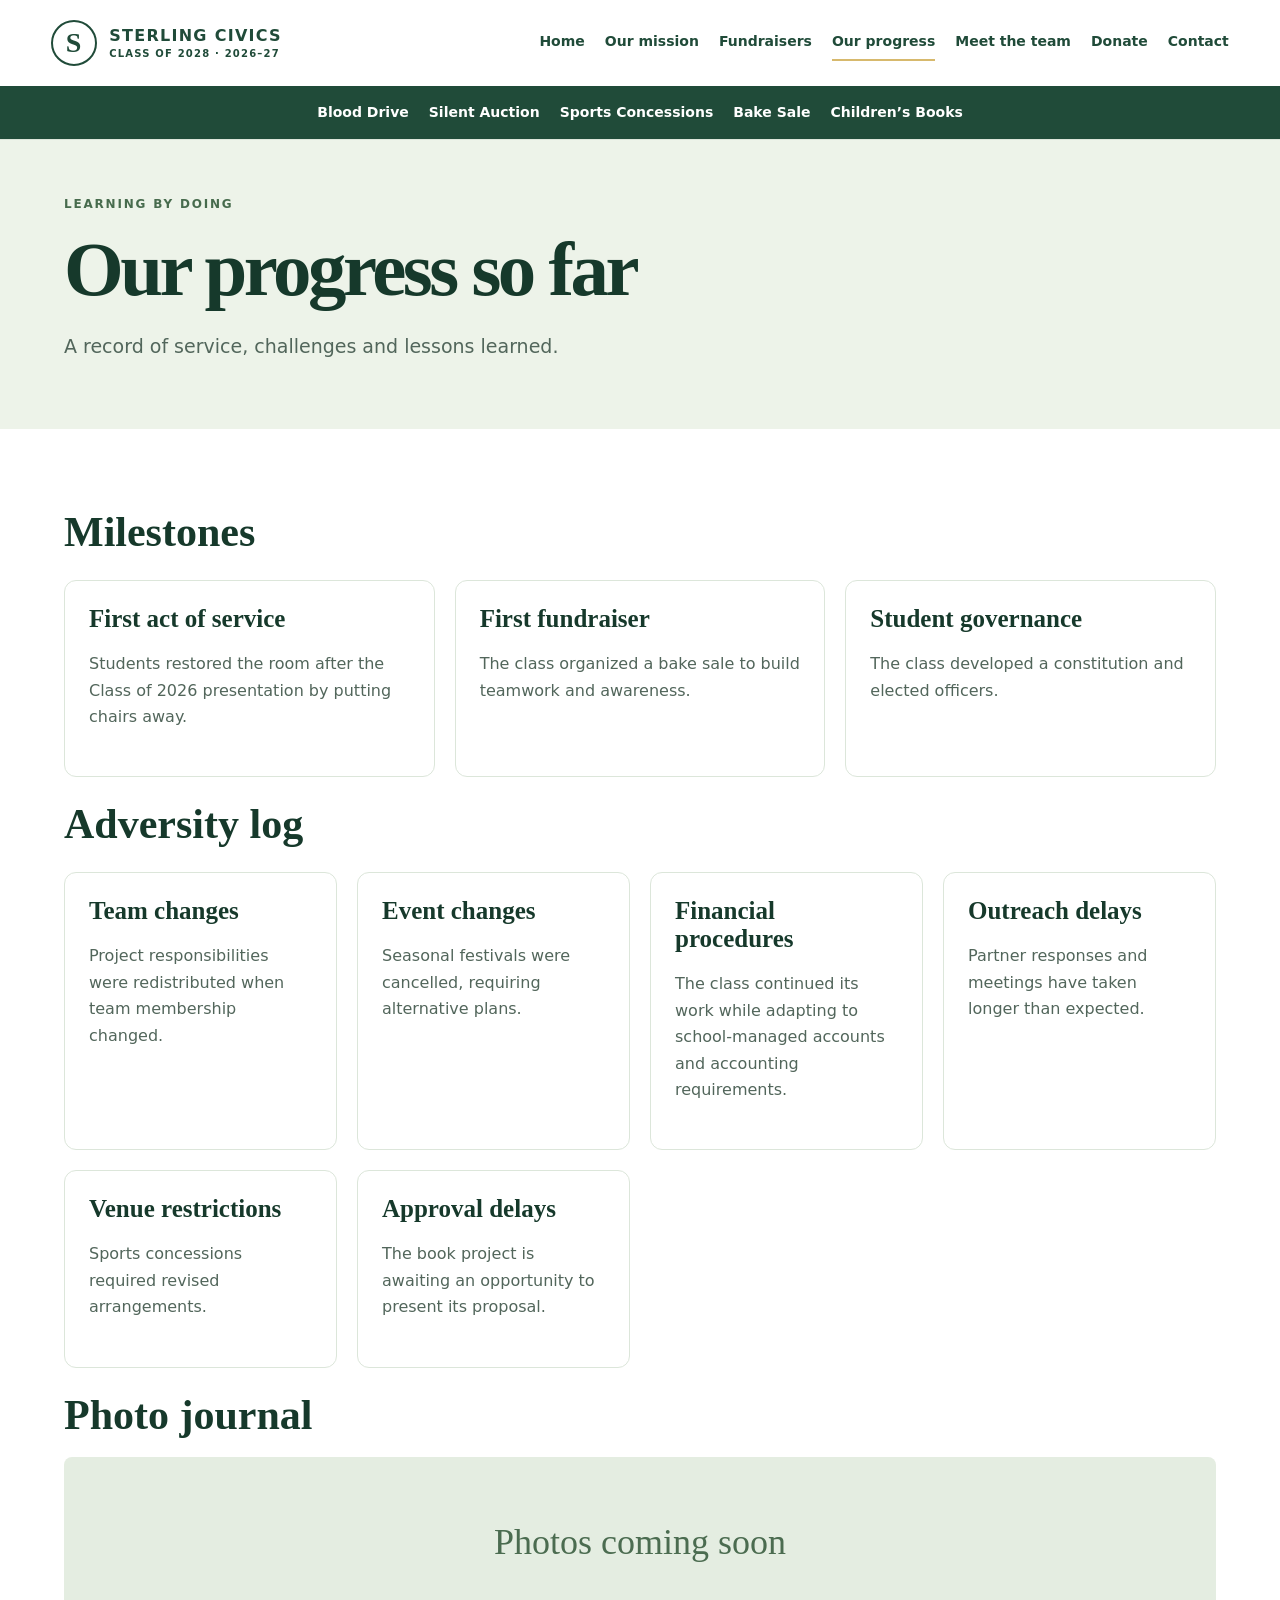
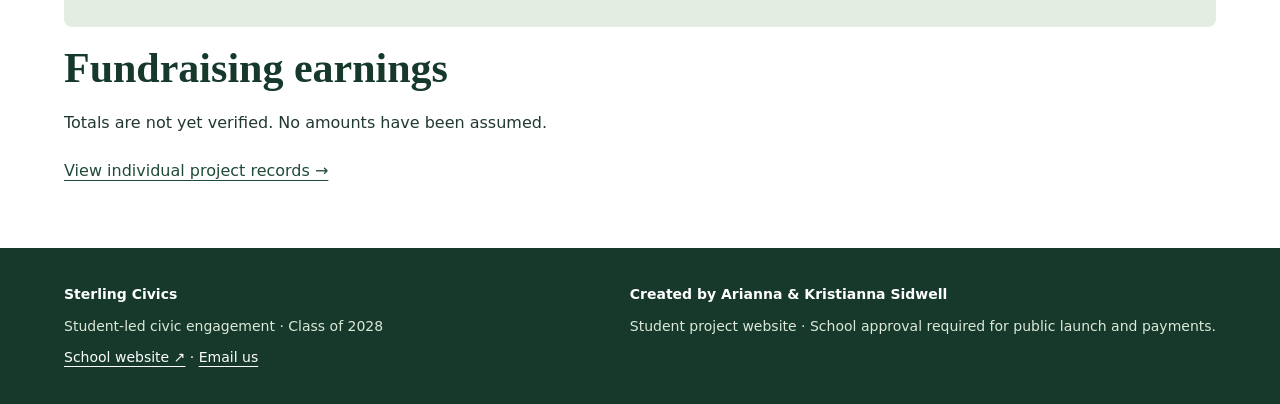
<file: progress.html>
<!doctype html><html lang="en"><head><meta charset="utf-8"><meta name="viewport" content="width=device-width,initial-scale=1"><meta name="description" content="Student-led civic engagement at Sterling Classical School, Class of 2028."><title>Our progress | Sterling Civics</title><style>
:root{--green:#204b39;--dark:#16392b;--light:#edf3e9;--ink:#20382e;--muted:#52665b;--gold:#d7b96d}*{box-sizing:border-box}body{margin:0;font:16px/1.65 system-ui,sans-serif;color:var(--ink);background:#fff}a{color:var(--green);text-underline-offset:4px}a:focus-visible,button:focus-visible{outline:3px solid #b68c32;outline-offset:4px}.skip{position:absolute;left:-999px}.skip:focus{left:10px;top:10px;background:white;z-index:10}header{border-bottom:1px solid #dce6da}.top{max-width:1320px;margin:auto;display:flex;align-items:center;justify-content:space-between;gap:24px;padding:20px 4%;flex-wrap:wrap}.brand{display:flex;align-items:center;gap:12px;text-decoration:none;font-weight:800;letter-spacing:.08em;line-height:1.3}.brand small{display:block;font-size:10px;letter-spacing:.12em}.seal{border:2px solid var(--green);border-radius:50%;width:46px;height:46px;display:grid;place-items:center;font: bold 28px Georgia}.top nav,.sub{display:flex;flex-wrap:wrap;gap:8px 20px}.top nav a,.sub a{text-decoration:none;font-size:14px;font-weight:650;padding:5px 0}.sub{justify-content:center;background:var(--green);padding:10px 4%}.sub a{color:white}nav a[aria-current=page]{border-bottom:2px solid var(--gold)}main{min-height:65vh}.hero,.section,.intro{padding:64px max(5%,calc((100% - 1180px)/2))}.hero{display:grid;grid-template-columns:1.1fr 1fr;gap:45px;align-items:center;background:var(--light);min-height:510px}.eyebrow{display:block;color:#476b4d;font-size:12px;letter-spacing:.15em;text-transform:uppercase;font-weight:800;margin-bottom:12px}h1,h2,h3{font-family:Georgia,serif;line-height:1.12;margin:0 0 18px;color:var(--dark)}h1{font-size:clamp(42px,6vw,80px);letter-spacing:-.045em}h1 em{color:#537b53;font-weight:normal}h2{font-size:clamp(28px,4vw,42px);margin-top:16px}h3{font-size:25px}p{max-width:75ch;margin:0 0 22px}.hero p,.intro p{font-size:19px;color:var(--muted)}.heroart,.projectart{background:#dce8d7;border-radius:48% 48% 12px 12px;text-align:center;padding:24px;color:var(--green);font-weight:800;letter-spacing:.14em}.heroart svg{width:100%;display:block}.button,button{display:inline-block;background:var(--green);color:white;padding:12px 20px;border:0;border-radius:5px;font:inherit;font-weight:700;text-decoration:none}.plain{display:inline-block;margin:12px}.grid{display:grid;grid-template-columns:repeat(auto-fit,minmax(min(100%,240px),1fr));gap:20px;margin:24px 0}.card{border:1px solid #dce6da;border-radius:12px;padding:24px;background:white}.card p{color:var(--muted)}.tint,.intro{background:var(--light)}.intro{padding-top:55px;padding-bottom:45px}.symbol{display:block;font-size:42px;color:var(--green)}.split{display:grid;grid-template-columns:1.2fr 1fr;gap:36px;align-items:center}.projectart{border-radius:12px;min-height:260px;display:grid;place-content:center}.projectart span{font-size:110px;line-height:1}.projectart small{display:block}.portrait{min-height:170px;background:#e4ede1;border-radius:8px;display:flex;flex-direction:column;align-items:center;justify-content:center;color:#4b6c50;font:36px Georgia;margin-bottom:18px;text-align:center}.portrait small{font:12px system-ui;margin-top:12px}.event{display:grid;grid-template-columns:1fr 2fr;gap:16px;border-bottom:1px solid #cbdacb;padding:14px 0}.notice,blockquote{border-left:4px solid #64865f;padding:20px;background:#f1f5ef;margin:20px 0}button:disabled{background:#dce6da;color:#40594a;cursor:not-allowed}footer{background:var(--dark);color:white;padding:35px 5%;display:flex;justify-content:space-between;gap:30px;flex-wrap:wrap;font-size:14px}footer a{color:white}footer p{margin:8px 0;color:#dce8d7}@media(max-width:700px){.hero,.split{grid-template-columns:1fr}.hero,.section,.intro{padding:36px 5%}.top nav,.sub{gap:8px 14px}.event{grid-template-columns:1fr;gap:2px}.heroart{max-width:420px}.top{gap:12px}}

</style></head><body><a class="skip" href="#main">Skip to content</a><header><div class="top"><a class="brand" href="index.html"><span class="seal">S</span><span>STERLING CIVICS<small>CLASS OF 2028 · 2026–27</small></span></a><nav aria-label="Main navigation"><a href="index.html">Home</a><a href="mission.html">Our mission</a><a href="fundraisers.html">Fundraisers</a><a href="progress.html" aria-current="page">Our progress</a><a href="team.html">Meet the team</a><a href="donate.html">Donate</a><a href="contact.html">Contact</a></nav></div><nav class="sub" aria-label="Initiatives"><a href="projects/blood-drive.html">Blood Drive</a><a href="projects/silent-auction.html">Silent Auction</a><a href="projects/concessions.html">Sports Concessions</a><a href="projects/bake-sale.html">Bake Sale</a><a href="projects/childrens-books.html">Children’s Books</a></nav></header><main id="main"><section class="intro"><span class="eyebrow">Learning by doing</span><h1>Our progress so far</h1><p>A record of service, challenges and lessons learned.</p></section><section class="section"><h2>Milestones</h2><div class="grid"><article class="card"><h3>First act of service</h3><p>Students restored the room after the Class of 2026 presentation by putting chairs away.</p></article><article class="card"><h3>First fundraiser</h3><p>The class organized a bake sale to build teamwork and awareness.</p></article><article class="card"><h3>Student governance</h3><p>The class developed a constitution and elected officers.</p></article></div><h2>Adversity log</h2><div class="grid"><article class="card"><h3>Team changes</h3><p>Project responsibilities were redistributed when team membership changed.</p></article><article class="card"><h3>Event changes</h3><p>Seasonal festivals were cancelled, requiring alternative plans.</p></article><article class="card"><h3>Financial procedures</h3><p>The class continued its work while adapting to school-managed accounts and accounting requirements.</p></article><article class="card"><h3>Outreach delays</h3><p>Partner responses and meetings have taken longer than expected.</p></article><article class="card"><h3>Venue restrictions</h3><p>Sports concessions required revised arrangements.</p></article><article class="card"><h3>Approval delays</h3><p>The book project is awaiting an opportunity to present its proposal.</p></article></div><h2>Photo journal</h2><div class="portrait">Photos coming soon</div><h2>Fundraising earnings</h2><p>Totals are not yet verified. No amounts have been assumed.</p><a href="fundraisers.html">View individual project records →</a></section></main><footer><div><strong>Sterling Civics</strong><p>Student-led civic engagement · Class of 2028</p><a href="https://www.sterlingclassicalschool.com/">School website ↗</a> · <a href="mailto:sterlingcivics27@gmail.com">Email us</a></div><div><strong>Created by Arianna &amp; Kristianna Sidwell</strong><p>Student project website · School approval required for public launch and payments.</p></div></footer></body></html>
</file>
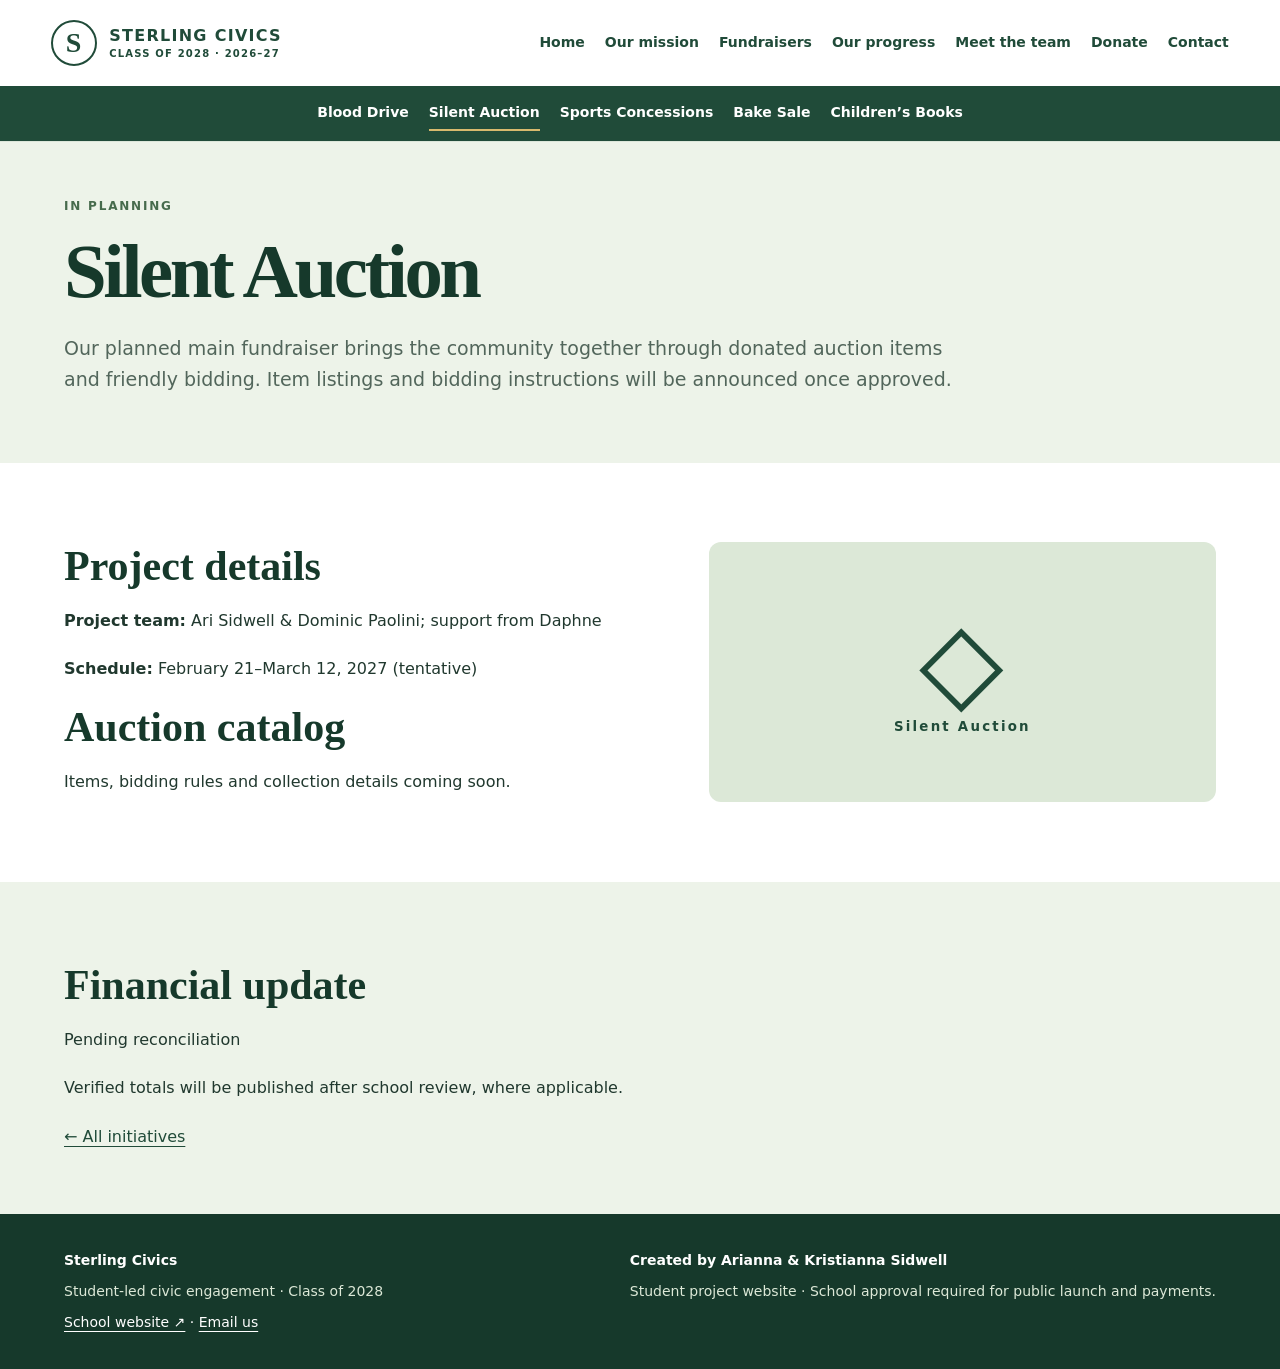
<file: silent-auction.html>
<!doctype html><html lang="en"><head><meta charset="utf-8"><meta name="viewport" content="width=device-width,initial-scale=1"><meta name="description" content="Student-led civic engagement at Sterling Classical School, Class of 2028."><title>Silent Auction | Sterling Civics</title><style>
:root{--green:#204b39;--dark:#16392b;--light:#edf3e9;--ink:#20382e;--muted:#52665b;--gold:#d7b96d}*{box-sizing:border-box}body{margin:0;font:16px/1.65 system-ui,sans-serif;color:var(--ink);background:#fff}a{color:var(--green);text-underline-offset:4px}a:focus-visible,button:focus-visible{outline:3px solid #b68c32;outline-offset:4px}.skip{position:absolute;left:-999px}.skip:focus{left:10px;top:10px;background:white;z-index:10}header{border-bottom:1px solid #dce6da}.top{max-width:1320px;margin:auto;display:flex;align-items:center;justify-content:space-between;gap:24px;padding:20px 4%;flex-wrap:wrap}.brand{display:flex;align-items:center;gap:12px;text-decoration:none;font-weight:800;letter-spacing:.08em;line-height:1.3}.brand small{display:block;font-size:10px;letter-spacing:.12em}.seal{border:2px solid var(--green);border-radius:50%;width:46px;height:46px;display:grid;place-items:center;font: bold 28px Georgia}.top nav,.sub{display:flex;flex-wrap:wrap;gap:8px 20px}.top nav a,.sub a{text-decoration:none;font-size:14px;font-weight:650;padding:5px 0}.sub{justify-content:center;background:var(--green);padding:10px 4%}.sub a{color:white}nav a[aria-current=page]{border-bottom:2px solid var(--gold)}main{min-height:65vh}.hero,.section,.intro{padding:64px max(5%,calc((100% - 1180px)/2))}.hero{display:grid;grid-template-columns:1.1fr 1fr;gap:45px;align-items:center;background:var(--light);min-height:510px}.eyebrow{display:block;color:#476b4d;font-size:12px;letter-spacing:.15em;text-transform:uppercase;font-weight:800;margin-bottom:12px}h1,h2,h3{font-family:Georgia,serif;line-height:1.12;margin:0 0 18px;color:var(--dark)}h1{font-size:clamp(42px,6vw,80px);letter-spacing:-.045em}h1 em{color:#537b53;font-weight:normal}h2{font-size:clamp(28px,4vw,42px);margin-top:16px}h3{font-size:25px}p{max-width:75ch;margin:0 0 22px}.hero p,.intro p{font-size:19px;color:var(--muted)}.heroart,.projectart{background:#dce8d7;border-radius:48% 48% 12px 12px;text-align:center;padding:24px;color:var(--green);font-weight:800;letter-spacing:.14em}.heroart svg{width:100%;display:block}.button,button{display:inline-block;background:var(--green);color:white;padding:12px 20px;border:0;border-radius:5px;font:inherit;font-weight:700;text-decoration:none}.plain{display:inline-block;margin:12px}.grid{display:grid;grid-template-columns:repeat(auto-fit,minmax(min(100%,240px),1fr));gap:20px;margin:24px 0}.card{border:1px solid #dce6da;border-radius:12px;padding:24px;background:white}.card p{color:var(--muted)}.tint,.intro{background:var(--light)}.intro{padding-top:55px;padding-bottom:45px}.symbol{display:block;font-size:42px;color:var(--green)}.split{display:grid;grid-template-columns:1.2fr 1fr;gap:36px;align-items:center}.projectart{border-radius:12px;min-height:260px;display:grid;place-content:center}.projectart span{font-size:110px;line-height:1}.projectart small{display:block}.portrait{min-height:170px;background:#e4ede1;border-radius:8px;display:flex;flex-direction:column;align-items:center;justify-content:center;color:#4b6c50;font:36px Georgia;margin-bottom:18px;text-align:center}.portrait small{font:12px system-ui;margin-top:12px}.event{display:grid;grid-template-columns:1fr 2fr;gap:16px;border-bottom:1px solid #cbdacb;padding:14px 0}.notice,blockquote{border-left:4px solid #64865f;padding:20px;background:#f1f5ef;margin:20px 0}button:disabled{background:#dce6da;color:#40594a;cursor:not-allowed}footer{background:var(--dark);color:white;padding:35px 5%;display:flex;justify-content:space-between;gap:30px;flex-wrap:wrap;font-size:14px}footer a{color:white}footer p{margin:8px 0;color:#dce8d7}@media(max-width:700px){.hero,.split{grid-template-columns:1fr}.hero,.section,.intro{padding:36px 5%}.top nav,.sub{gap:8px 14px}.event{grid-template-columns:1fr;gap:2px}.heroart{max-width:420px}.top{gap:12px}}

</style></head><body><a class="skip" href="#main">Skip to content</a><header><div class="top"><a class="brand" href="../index.html"><span class="seal">S</span><span>STERLING CIVICS<small>CLASS OF 2028 · 2026–27</small></span></a><nav aria-label="Main navigation"><a href="../index.html">Home</a><a href="../mission.html">Our mission</a><a href="../fundraisers.html">Fundraisers</a><a href="../progress.html">Our progress</a><a href="../team.html">Meet the team</a><a href="../donate.html">Donate</a><a href="../contact.html">Contact</a></nav></div><nav class="sub" aria-label="Initiatives"><a href="../projects/blood-drive.html">Blood Drive</a><a href="../projects/silent-auction.html" aria-current="page">Silent Auction</a><a href="../projects/concessions.html">Sports Concessions</a><a href="../projects/bake-sale.html">Bake Sale</a><a href="../projects/childrens-books.html">Children’s Books</a></nav></header><main id="main"><section class="intro"><span class="eyebrow">In planning</span><h1>Silent Auction</h1><p>Our planned main fundraiser brings the community together through donated auction items and friendly bidding. Item listings and bidding instructions will be announced once approved.</p></section><section class="section split"><div><h2>Project details</h2><p><strong>Project team:</strong> Ari Sidwell & Dominic Paolini; support from Daphne</p><p><strong>Schedule:</strong> February 21–March 12, 2027 (tentative)</p><h2>Auction catalog</h2><p>Items, bidding rules and collection details coming soon.</p></div><div class="projectart" role="img" aria-label="Silent Auction illustration"><span>◇</span><small>Silent Auction</small></div></section><section class="section tint"><h2>Financial update</h2><p>Pending reconciliation</p><p>Verified totals will be published after school review, where applicable.</p><a href="../fundraisers.html">← All initiatives</a></section></main><footer><div><strong>Sterling Civics</strong><p>Student-led civic engagement · Class of 2028</p><a href="https://www.sterlingclassicalschool.com/">School website ↗</a> · <a href="mailto:sterlingcivics27@gmail.com">Email us</a></div><div><strong>Created by Arianna &amp; Kristianna Sidwell</strong><p>Student project website · School approval required for public launch and payments.</p></div></footer></body></html>
</file>
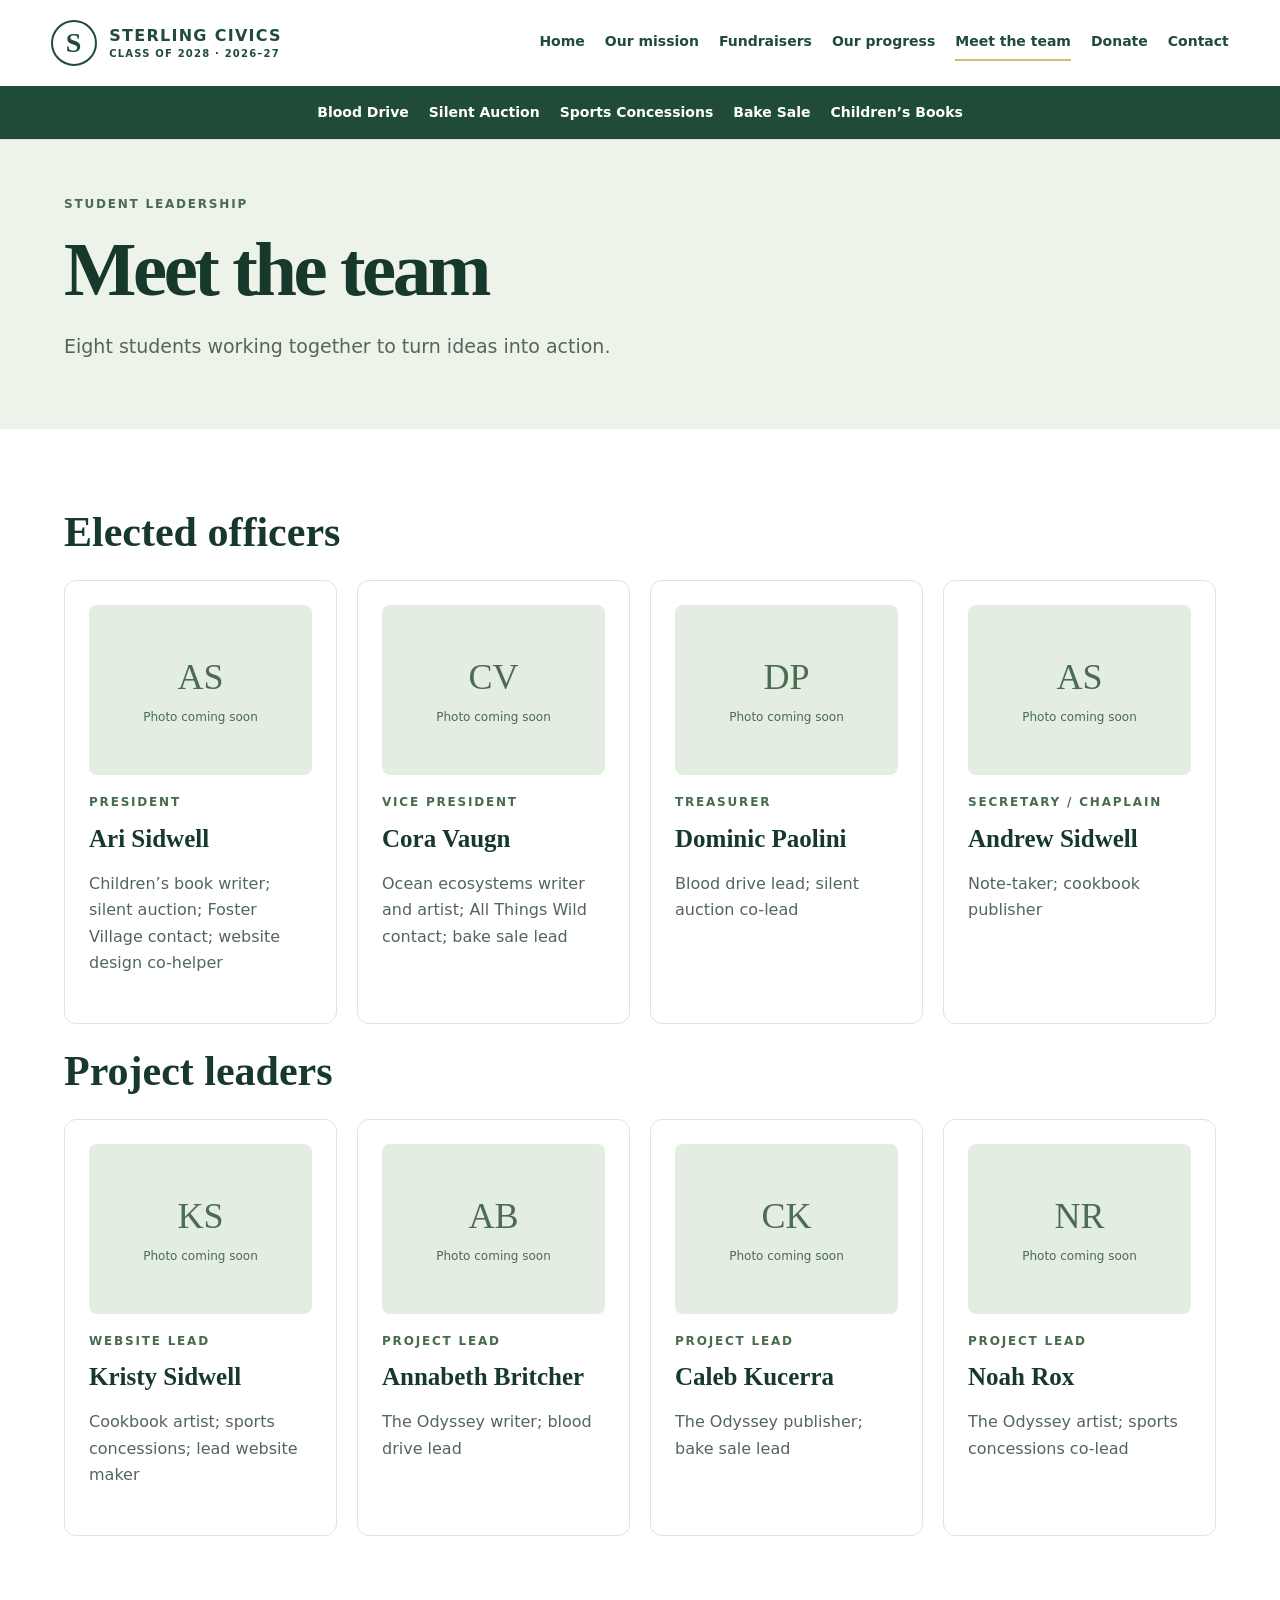
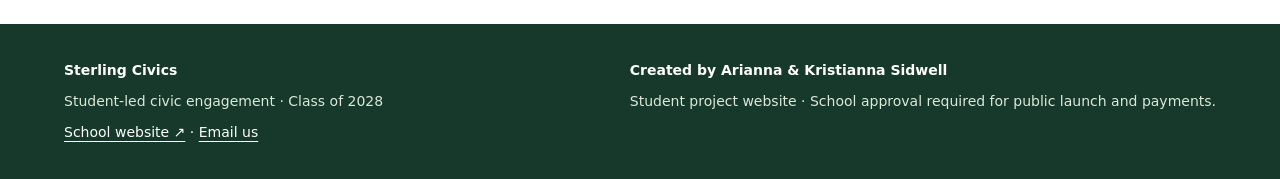
<file: team.html>
<!doctype html><html lang="en"><head><meta charset="utf-8"><meta name="viewport" content="width=device-width,initial-scale=1"><meta name="description" content="Student-led civic engagement at Sterling Classical School, Class of 2028."><title>Meet the team | Sterling Civics</title><style>
:root{--green:#204b39;--dark:#16392b;--light:#edf3e9;--ink:#20382e;--muted:#52665b;--gold:#d7b96d}*{box-sizing:border-box}body{margin:0;font:16px/1.65 system-ui,sans-serif;color:var(--ink);background:#fff}a{color:var(--green);text-underline-offset:4px}a:focus-visible,button:focus-visible{outline:3px solid #b68c32;outline-offset:4px}.skip{position:absolute;left:-999px}.skip:focus{left:10px;top:10px;background:white;z-index:10}header{border-bottom:1px solid #dce6da}.top{max-width:1320px;margin:auto;display:flex;align-items:center;justify-content:space-between;gap:24px;padding:20px 4%;flex-wrap:wrap}.brand{display:flex;align-items:center;gap:12px;text-decoration:none;font-weight:800;letter-spacing:.08em;line-height:1.3}.brand small{display:block;font-size:10px;letter-spacing:.12em}.seal{border:2px solid var(--green);border-radius:50%;width:46px;height:46px;display:grid;place-items:center;font: bold 28px Georgia}.top nav,.sub{display:flex;flex-wrap:wrap;gap:8px 20px}.top nav a,.sub a{text-decoration:none;font-size:14px;font-weight:650;padding:5px 0}.sub{justify-content:center;background:var(--green);padding:10px 4%}.sub a{color:white}nav a[aria-current=page]{border-bottom:2px solid var(--gold)}main{min-height:65vh}.hero,.section,.intro{padding:64px max(5%,calc((100% - 1180px)/2))}.hero{display:grid;grid-template-columns:1.1fr 1fr;gap:45px;align-items:center;background:var(--light);min-height:510px}.eyebrow{display:block;color:#476b4d;font-size:12px;letter-spacing:.15em;text-transform:uppercase;font-weight:800;margin-bottom:12px}h1,h2,h3{font-family:Georgia,serif;line-height:1.12;margin:0 0 18px;color:var(--dark)}h1{font-size:clamp(42px,6vw,80px);letter-spacing:-.045em}h1 em{color:#537b53;font-weight:normal}h2{font-size:clamp(28px,4vw,42px);margin-top:16px}h3{font-size:25px}p{max-width:75ch;margin:0 0 22px}.hero p,.intro p{font-size:19px;color:var(--muted)}.heroart,.projectart{background:#dce8d7;border-radius:48% 48% 12px 12px;text-align:center;padding:24px;color:var(--green);font-weight:800;letter-spacing:.14em}.heroart svg{width:100%;display:block}.button,button{display:inline-block;background:var(--green);color:white;padding:12px 20px;border:0;border-radius:5px;font:inherit;font-weight:700;text-decoration:none}.plain{display:inline-block;margin:12px}.grid{display:grid;grid-template-columns:repeat(auto-fit,minmax(min(100%,240px),1fr));gap:20px;margin:24px 0}.card{border:1px solid #dce6da;border-radius:12px;padding:24px;background:white}.card p{color:var(--muted)}.tint,.intro{background:var(--light)}.intro{padding-top:55px;padding-bottom:45px}.symbol{display:block;font-size:42px;color:var(--green)}.split{display:grid;grid-template-columns:1.2fr 1fr;gap:36px;align-items:center}.projectart{border-radius:12px;min-height:260px;display:grid;place-content:center}.projectart span{font-size:110px;line-height:1}.projectart small{display:block}.portrait{min-height:170px;background:#e4ede1;border-radius:8px;display:flex;flex-direction:column;align-items:center;justify-content:center;color:#4b6c50;font:36px Georgia;margin-bottom:18px;text-align:center}.portrait small{font:12px system-ui;margin-top:12px}.event{display:grid;grid-template-columns:1fr 2fr;gap:16px;border-bottom:1px solid #cbdacb;padding:14px 0}.notice,blockquote{border-left:4px solid #64865f;padding:20px;background:#f1f5ef;margin:20px 0}button:disabled{background:#dce6da;color:#40594a;cursor:not-allowed}footer{background:var(--dark);color:white;padding:35px 5%;display:flex;justify-content:space-between;gap:30px;flex-wrap:wrap;font-size:14px}footer a{color:white}footer p{margin:8px 0;color:#dce8d7}@media(max-width:700px){.hero,.split{grid-template-columns:1fr}.hero,.section,.intro{padding:36px 5%}.top nav,.sub{gap:8px 14px}.event{grid-template-columns:1fr;gap:2px}.heroart{max-width:420px}.top{gap:12px}}

</style></head><body><a class="skip" href="#main">Skip to content</a><header><div class="top"><a class="brand" href="index.html"><span class="seal">S</span><span>STERLING CIVICS<small>CLASS OF 2028 · 2026–27</small></span></a><nav aria-label="Main navigation"><a href="index.html">Home</a><a href="mission.html">Our mission</a><a href="fundraisers.html">Fundraisers</a><a href="progress.html">Our progress</a><a href="team.html" aria-current="page">Meet the team</a><a href="donate.html">Donate</a><a href="contact.html">Contact</a></nav></div><nav class="sub" aria-label="Initiatives"><a href="projects/blood-drive.html">Blood Drive</a><a href="projects/silent-auction.html">Silent Auction</a><a href="projects/concessions.html">Sports Concessions</a><a href="projects/bake-sale.html">Bake Sale</a><a href="projects/childrens-books.html">Children’s Books</a></nav></header><main id="main"><section class="intro"><span class="eyebrow">Student leadership</span><h1>Meet the team</h1><p>Eight students working together to turn ideas into action.</p></section><section class="section"><h2>Elected officers</h2><div class="grid"><article class="card person"><div class="portrait" aria-label="Photo placeholder">AS<small>Photo coming soon</small></div><span class="eyebrow">President</span><h3>Ari Sidwell</h3><p>Children’s book writer; silent auction; Foster Village contact; website design co-helper</p></article><article class="card person"><div class="portrait" aria-label="Photo placeholder">CV<small>Photo coming soon</small></div><span class="eyebrow">Vice President</span><h3>Cora Vaugn</h3><p>Ocean ecosystems writer and artist; All Things Wild contact; bake sale lead</p></article><article class="card person"><div class="portrait" aria-label="Photo placeholder">DP<small>Photo coming soon</small></div><span class="eyebrow">Treasurer</span><h3>Dominic Paolini</h3><p>Blood drive lead; silent auction co-lead</p></article><article class="card person"><div class="portrait" aria-label="Photo placeholder">AS<small>Photo coming soon</small></div><span class="eyebrow">Secretary / Chaplain</span><h3>Andrew Sidwell</h3><p>Note-taker; cookbook publisher</p></article></div><h2>Project leaders</h2><div class="grid"><article class="card person"><div class="portrait" aria-label="Photo placeholder">KS<small>Photo coming soon</small></div><span class="eyebrow">Website lead</span><h3>Kristy Sidwell</h3><p>Cookbook artist; sports concessions; lead website maker</p></article><article class="card person"><div class="portrait" aria-label="Photo placeholder">AB<small>Photo coming soon</small></div><span class="eyebrow">Project lead</span><h3>Annabeth Britcher</h3><p>The Odyssey writer; blood drive lead</p></article><article class="card person"><div class="portrait" aria-label="Photo placeholder">CK<small>Photo coming soon</small></div><span class="eyebrow">Project lead</span><h3>Caleb Kucerra</h3><p>The Odyssey publisher; bake sale lead</p></article><article class="card person"><div class="portrait" aria-label="Photo placeholder">NR<small>Photo coming soon</small></div><span class="eyebrow">Project lead</span><h3>Noah Rox</h3><p>The Odyssey artist; sports concessions co-lead</p></article></div></section></main><footer><div><strong>Sterling Civics</strong><p>Student-led civic engagement · Class of 2028</p><a href="https://www.sterlingclassicalschool.com/">School website ↗</a> · <a href="mailto:sterlingcivics27@gmail.com">Email us</a></div><div><strong>Created by Arianna &amp; Kristianna Sidwell</strong><p>Student project website · School approval required for public launch and payments.</p></div></footer></body></html>
</file>
